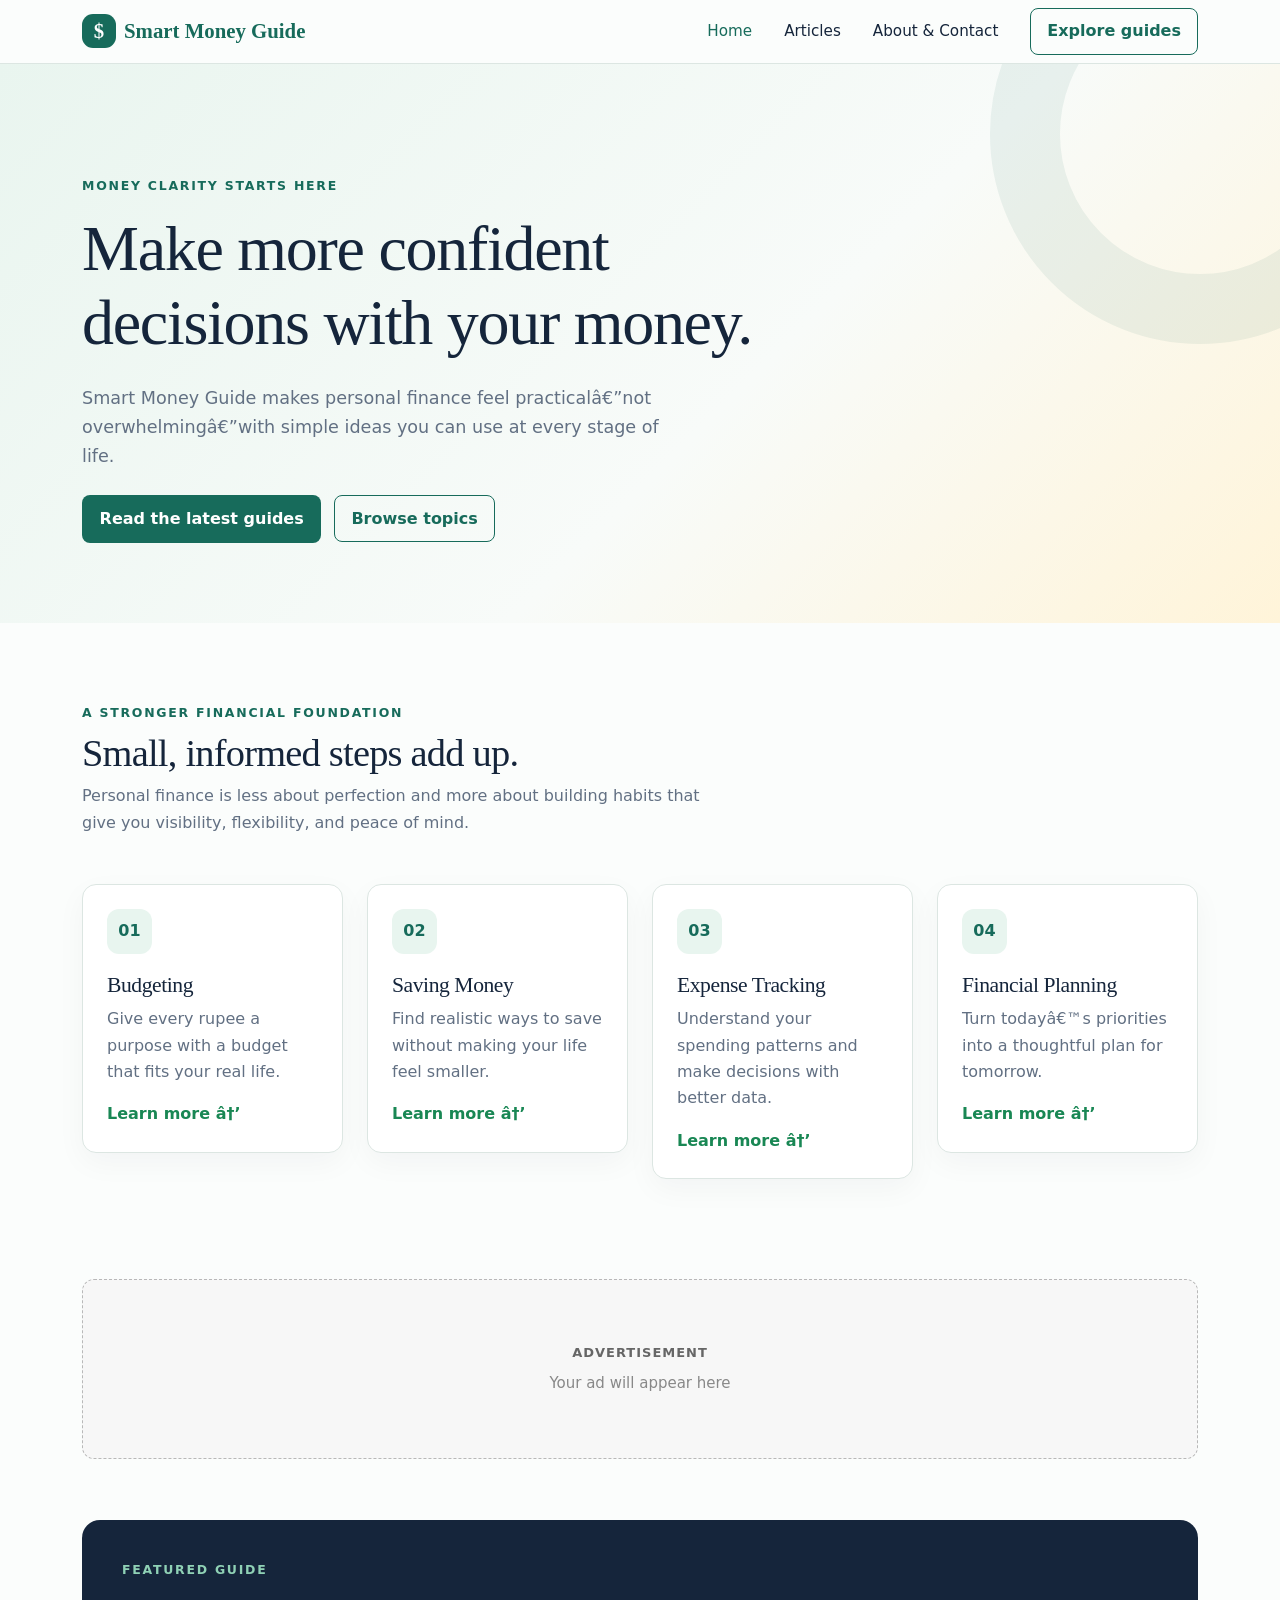
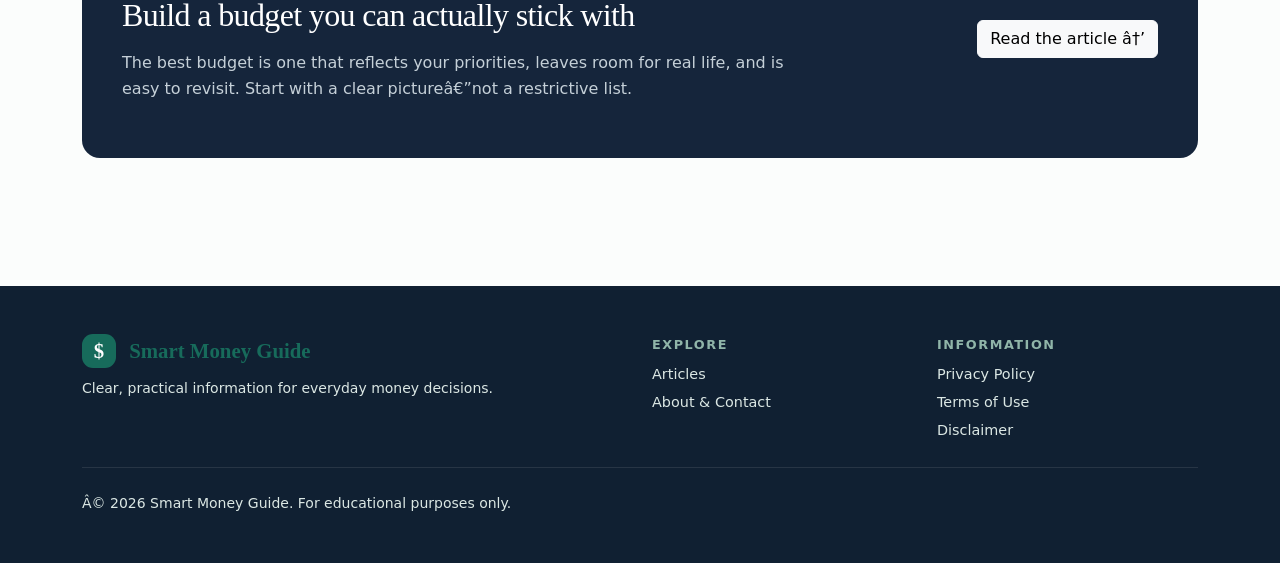
<file: index.html>
﻿<!doctype html>
<html lang="en">
<head>
        <meta name="google-site-verification" content="4atoyf4f3nUEj2Oge5yT38PDjShIoahYe3n6i8b3oUc" />
<meta charset="utf-8">
    <meta name="viewport" content="width=device-width, initial-scale=1">

    <title>Smart Money Guide | Practical Personal Finance</title>

    <meta name="description" content="Practical, clear personal-finance guidance for budgeting, saving, tracking expenses, and planning ahead.">

    <meta property="og:title" content="Smart Money Guide">
    <meta property="og:description" content="Clear, practical ideas for making confident money decisions.">
    <meta property="og:type" content="website">

    <link rel="stylesheet" href="https://cdn.jsdelivr.net/npm/bootstrap@5.3.3/dist/css/bootstrap.min.css">
    <link rel="stylesheet" href="styles.css">

    <!-- Google AdSense -->
    <script async src="https://pagead2.googlesyndication.com/pagead/js/adsbygoogle.js?client=ca-pub-3291179935830795"
        crossorigin="anonymous"></script>

    <style>
        /* Temporary Advertisement Placeholder */
        .temporary-ad {
            width: 100%;
            min-height: 180px;
            margin: 20px auto 45px;
            padding: 35px 20px;
            border: 1px dashed #b8b8b8;
            border-radius: 12px;
            background: #f7f7f7;
            display: flex;
            flex-direction: column;
            align-items: center;
            justify-content: center;
            text-align: center;
            color: #777;
        }

        .temporary-ad .ad-label {
            font-size: 13px;
            font-weight: 700;
            letter-spacing: 1px;
            text-transform: uppercase;
            color: #666;
            margin-bottom: 8px;
        }

        .temporary-ad .ad-message {
            font-size: 15px;
            color: #888;
        }
    </style>
</head>

<body>

<nav class="navbar navbar-expand-lg sticky-top">
    <div class="container">

        <a class="navbar-brand" href="index.html">
            <span class="brand-mark">$</span>Smart Money Guide
        </a>

        <button class="navbar-toggler" type="button" data-bs-toggle="collapse" data-bs-target="#nav">
            <span class="navbar-toggler-icon"></span>
        </button>

        <div id="nav" class="collapse navbar-collapse">
            <ul class="navbar-nav ms-auto align-items-lg-center gap-lg-3">

                <li>
                    <a class="nav-link active" href="index.html">Home</a>
                </li>

                <li>
                    <a class="nav-link" href="blog.html">Articles</a>
                </li>

                <li>
                    <a class="nav-link" href="about.html">About & Contact</a>
                </li>

                <li>
                    <a class="btn btn-outline-brand ms-lg-2" href="blog.html">
                        Explore guides
                    </a>
                </li>

            </ul>
        </div>

    </div>
</nav>

<main>

    <!-- Hero Section -->
    <section class="hero">
        <div class="container">

            <div class="row align-items-center">

                <div class="col-lg-8 reveal">

                    <div class="eyebrow mb-3">
                        Money clarity starts here
                    </div>

                    <h1>
                        Make more confident decisions with your money.
                    </h1>

                    <p class="mt-4 mb-4">
                        Smart Money Guide makes personal finance feel practicalâ€”not overwhelmingâ€”with simple ideas you can use at every stage of life.
                    </p>

                    <a class="btn btn-brand me-2" href="blog.html">
                        Read the latest guides
                    </a>

                    <a class="btn btn-outline-brand" href="#topics">
                        Browse topics
                    </a>

                </div>

            </div>

        </div>
    </section>


    <!-- Topics Section -->
    <section class="section">

        <div class="container">

            <div class="section-heading mb-5">

                <div class="eyebrow mb-2">
                    A stronger financial foundation
                </div>

                <h2>
                    Small, informed steps add up.
                </h2>

                <p class="muted">
                    Personal finance is less about perfection and more about building habits that give you visibility, flexibility, and peace of mind.
                </p>

            </div>


            <div class="row g-4" id="topics">

                <!-- Budgeting -->
                <div class="col-md-6 col-lg-3">

                    <div class="topic-card">

                        <div class="icon">
                            01
                        </div>

                        <h3>
                            Budgeting
                        </h3>

                        <p class="muted">
                            Give every rupee a purpose with a budget that fits your real life.
                        </p>

                        <a class="text-success fw-bold" href="blog.html#budget">
                            Learn more â†’
                        </a>

                    </div>

                </div>


                <!-- Saving -->
                <div class="col-md-6 col-lg-3">

                    <div class="topic-card">

                        <div class="icon">
                            02
                        </div>

                        <h3>
                            Saving Money
                        </h3>

                        <p class="muted">
                            Find realistic ways to save without making your life feel smaller.
                        </p>

                        <a class="text-success fw-bold" href="blog.html#saving">
                            Learn more â†’
                        </a>

                    </div>

                </div>


                <!-- Expense Tracking -->
                <div class="col-md-6 col-lg-3">

                    <div class="topic-card">

                        <div class="icon">
                            03
                        </div>

                        <h3>
                            Expense Tracking
                        </h3>

                        <p class="muted">
                            Understand your spending patterns and make decisions with better data.
                        </p>

                        <a class="text-success fw-bold" href="blog.html#tracking">
                            Learn more â†’
                        </a>

                    </div>

                </div>


                <!-- Financial Planning -->
                <div class="col-md-6 col-lg-3">

                    <div class="topic-card">

                        <div class="icon">
                            04
                        </div>

                        <h3>
                            Financial Planning
                        </h3>

                        <p class="muted">
                            Turn todayâ€™s priorities into a thoughtful plan for tomorrow.
                        </p>

                        <a class="text-success fw-bold" href="blog.html#planning">
                            Learn more â†’
                        </a>

                    </div>

                </div>

            </div>

        </div>

    </section>


    <!-- Temporary Advertisement -->
    <section class="container" aria-label="Advertisement">

        <div class="temporary-ad">

            <div class="ad-label">
                Advertisement
            </div>

            <div class="ad-message">
                Your ad will appear here
            </div>

        </div>

    </section>


    <!-- Featured Guide -->
    <section class="section pt-3">

        <div class="container">

            <div class="featured">

                <div class="row align-items-center g-4">

                    <div class="col-lg-8">

                        <div class="eyebrow mb-3" style="color:#8fd1b5">
                            Featured guide
                        </div>

                        <h2>
                            Build a budget you can actually stick with
                        </h2>

                        <p class="muted mt-3">
                            The best budget is one that reflects your priorities, leaves room for real life, and is easy to revisit. Start with a clear pictureâ€”not a restrictive list.
                        </p>

                    </div>

                    <div class="col-lg-4 text-lg-end">

                        <a class="btn btn-light" href="blog.html#budget">
                            Read the article â†’
                        </a>

                    </div>

                </div>

            </div>

        </div>

    </section>

</main>


<!-- Footer -->
<footer>

    <div class="container">

        <div class="row g-4">

            <div class="col-lg-6">

                <div class="navbar-brand text-white mb-2 d-block">
                    <span class="brand-mark">$</span>
                    Smart Money Guide
                </div>

                <p class="small mb-0">
                    Clear, practical information for everyday money decisions.
                </p>

            </div>


            <div class="col-6 col-lg-3">

                <div class="footer-heading mb-2">
                    Explore
                </div>

                <a class="d-block mb-1" href="blog.html">
                    Articles
                </a>

                <a class="d-block" href="about.html">
                    About & Contact
                </a>

            </div>


            <div class="col-6 col-lg-3">

                <div class="footer-heading mb-2">
                    Information
                </div>

                <a class="d-block mb-1" href="about.html#privacy">
                    Privacy Policy
                </a>

                <a class="d-block mb-1" href="about.html#terms">
                    Terms of Use
                </a>

                <a class="d-block" href="about.html#disclaimer">
                    Disclaimer
                </a>

            </div>

        </div>


        <hr class="border-secondary my-4">


        <p class="small mb-0">
            Â© <span data-year></span> Smart Money Guide.
            For educational purposes only.
        </p>

    </div>

</footer>


<!-- Bootstrap -->
<script src="https://cdn.jsdelivr.net/npm/bootstrap@5.3.3/dist/js/bootstrap.bundle.min.js"></script>

<!-- Custom JavaScript -->
<script src="script.js"></script>

</body>
</html>
</file>
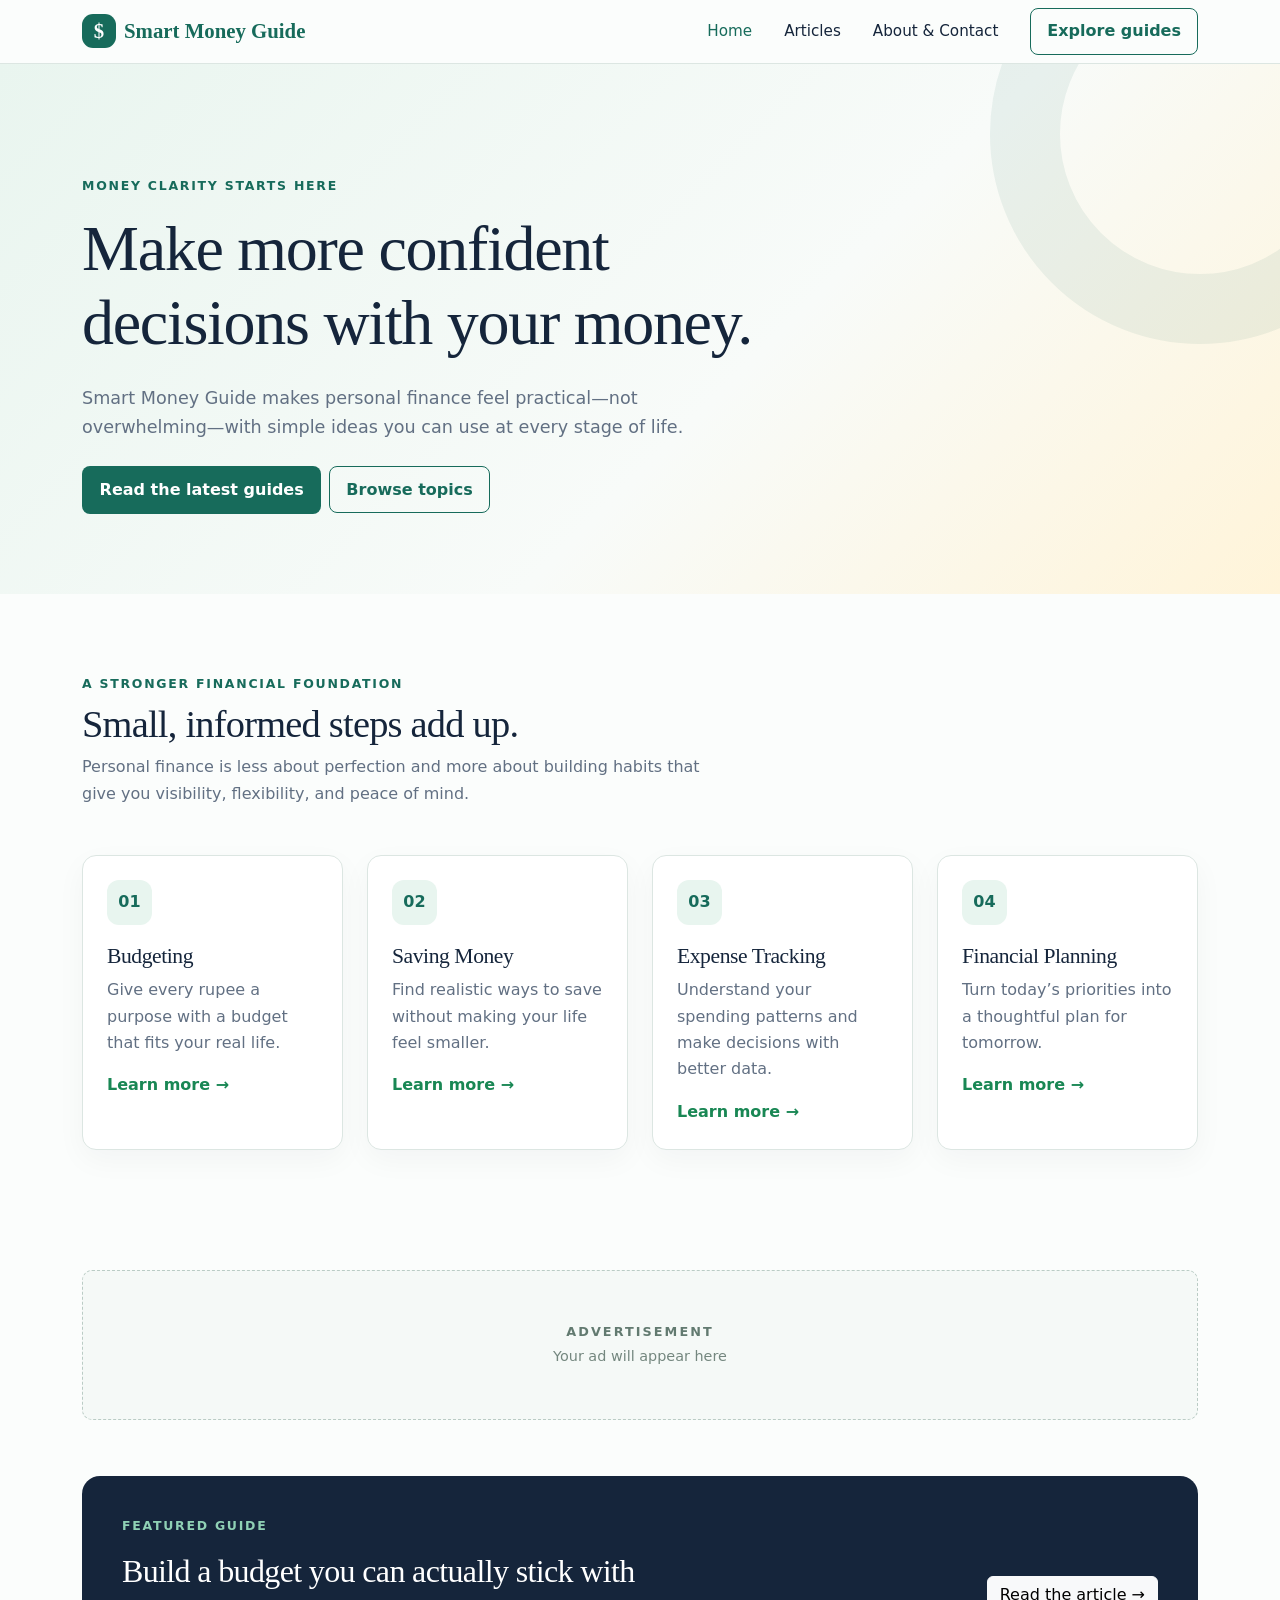
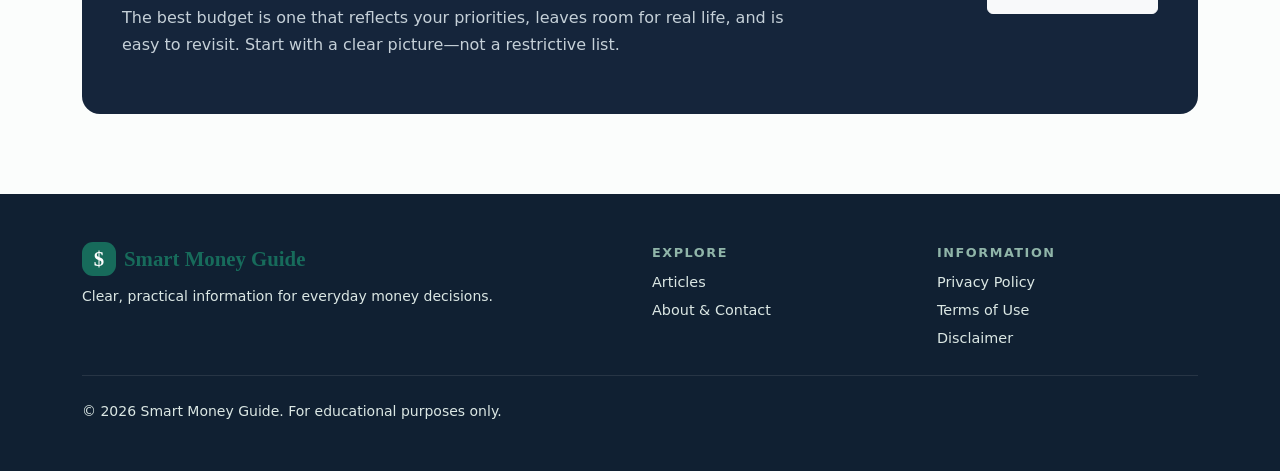
<file: smart-money-guide/index.html>
<!doctype html><html lang="en"><head><meta charset="utf-8"><meta name="viewport" content="width=device-width, initial-scale=1"><title>Smart Money Guide | Practical Personal Finance</title><meta name="description" content="Practical, clear personal-finance guidance for budgeting, saving, tracking expenses, and planning ahead."><meta property="og:title" content="Smart Money Guide"><meta property="og:description" content="Clear, practical ideas for making confident money decisions."><meta property="og:type" content="website"><link rel="stylesheet" href="https://cdn.jsdelivr.net/npm/bootstrap@5.3.3/dist/css/bootstrap.min.css"><link rel="stylesheet" href="styles.css"></head><body><nav class="navbar navbar-expand-lg sticky-top"><div class="container"><a class="navbar-brand" href="index.html"><span class="brand-mark">$</span>Smart Money Guide</a><button class="navbar-toggler" type="button" data-bs-toggle="collapse" data-bs-target="#nav"><span class="navbar-toggler-icon"></span></button><div id="nav" class="collapse navbar-collapse"><ul class="navbar-nav ms-auto align-items-lg-center gap-lg-3"><li><a class="nav-link active" href="index.html">Home</a></li><li><a class="nav-link" href="blog.html">Articles</a></li><li><a class="nav-link" href="about.html">About & Contact</a></li><li><a class="btn btn-outline-brand ms-lg-2" href="blog.html">Explore guides</a></li></ul></div></div></nav><main><section class="hero"><div class="container"><div class="row align-items-center"><div class="col-lg-8 reveal"><div class="eyebrow mb-3">Money clarity starts here</div><h1>Make more confident decisions with your money.</h1><p class="mt-4 mb-4">Smart Money Guide makes personal finance feel practical—not overwhelming—with simple ideas you can use at every stage of life.</p><a class="btn btn-brand me-2" href="blog.html">Read the latest guides</a><a class="btn btn-outline-brand" href="#topics">Browse topics</a></div></div></div></section><section class="section"><div class="container"><div class="section-heading mb-5"><div class="eyebrow mb-2">A stronger financial foundation</div><h2>Small, informed steps add up.</h2><p class="muted">Personal finance is less about perfection and more about building habits that give you visibility, flexibility, and peace of mind.</p></div><div class="row g-4" id="topics"><div class="col-md-6 col-lg-3"><div class="topic-card"><div class="icon">01</div><h3>Budgeting</h3><p class="muted">Give every rupee a purpose with a budget that fits your real life.</p><a class="text-success fw-bold" href="blog.html#budget">Learn more →</a></div></div><div class="col-md-6 col-lg-3"><div class="topic-card"><div class="icon">02</div><h3>Saving Money</h3><p class="muted">Find realistic ways to save without making your life feel smaller.</p><a class="text-success fw-bold" href="blog.html#saving">Learn more →</a></div></div><div class="col-md-6 col-lg-3"><div class="topic-card"><div class="icon">03</div><h3>Expense Tracking</h3><p class="muted">Understand your spending patterns and make decisions with better data.</p><a class="text-success fw-bold" href="blog.html#tracking">Learn more →</a></div></div><div class="col-md-6 col-lg-3"><div class="topic-card"><div class="icon">04</div><h3>Financial Planning</h3><p class="muted">Turn today’s priorities into a thoughtful plan for tomorrow.</p><a class="text-success fw-bold" href="blog.html#planning">Learn more →</a></div></div></div></div></section><div class="container"><div class="ad-slot" aria-label="Advertisement"><strong>Advertisement</strong><span>Your ad will appear here</span></div></div><section class="section pt-3"><div class="container"><div class="featured"><div class="row align-items-center g-4"><div class="col-lg-8"><div class="eyebrow mb-3" style="color:#8fd1b5">Featured guide</div><h2>Build a budget you can actually stick with</h2><p class="muted mt-3">The best budget is one that reflects your priorities, leaves room for real life, and is easy to revisit. Start with a clear picture—not a restrictive list.</p></div><div class="col-lg-4 text-lg-end"><a class="btn btn-light" href="blog.html#budget">Read the article →</a></div></div></div></div></section></main><footer><div class="container"><div class="row g-4"><div class="col-lg-6"><div class="navbar-brand text-white mb-2 d-block"><span class="brand-mark">$</span>Smart Money Guide</div><p class="small mb-0">Clear, practical information for everyday money decisions.</p></div><div class="col-6 col-lg-3"><div class="footer-heading mb-2">Explore</div><a class="d-block mb-1" href="blog.html">Articles</a><a class="d-block" href="about.html">About & Contact</a></div><div class="col-6 col-lg-3"><div class="footer-heading mb-2">Information</div><a class="d-block mb-1" href="about.html#privacy">Privacy Policy</a><a class="d-block mb-1" href="about.html#terms">Terms of Use</a><a class="d-block" href="about.html#disclaimer">Disclaimer</a></div></div><hr class="border-secondary my-4"><p class="small mb-0">© <span data-year></span> Smart Money Guide. For educational purposes only.</p></div></footer><script src="https://cdn.jsdelivr.net/npm/bootstrap@5.3.3/dist/js/bootstrap.bundle.min.js"></script><script src="script.js"></script></body></html>
</file>
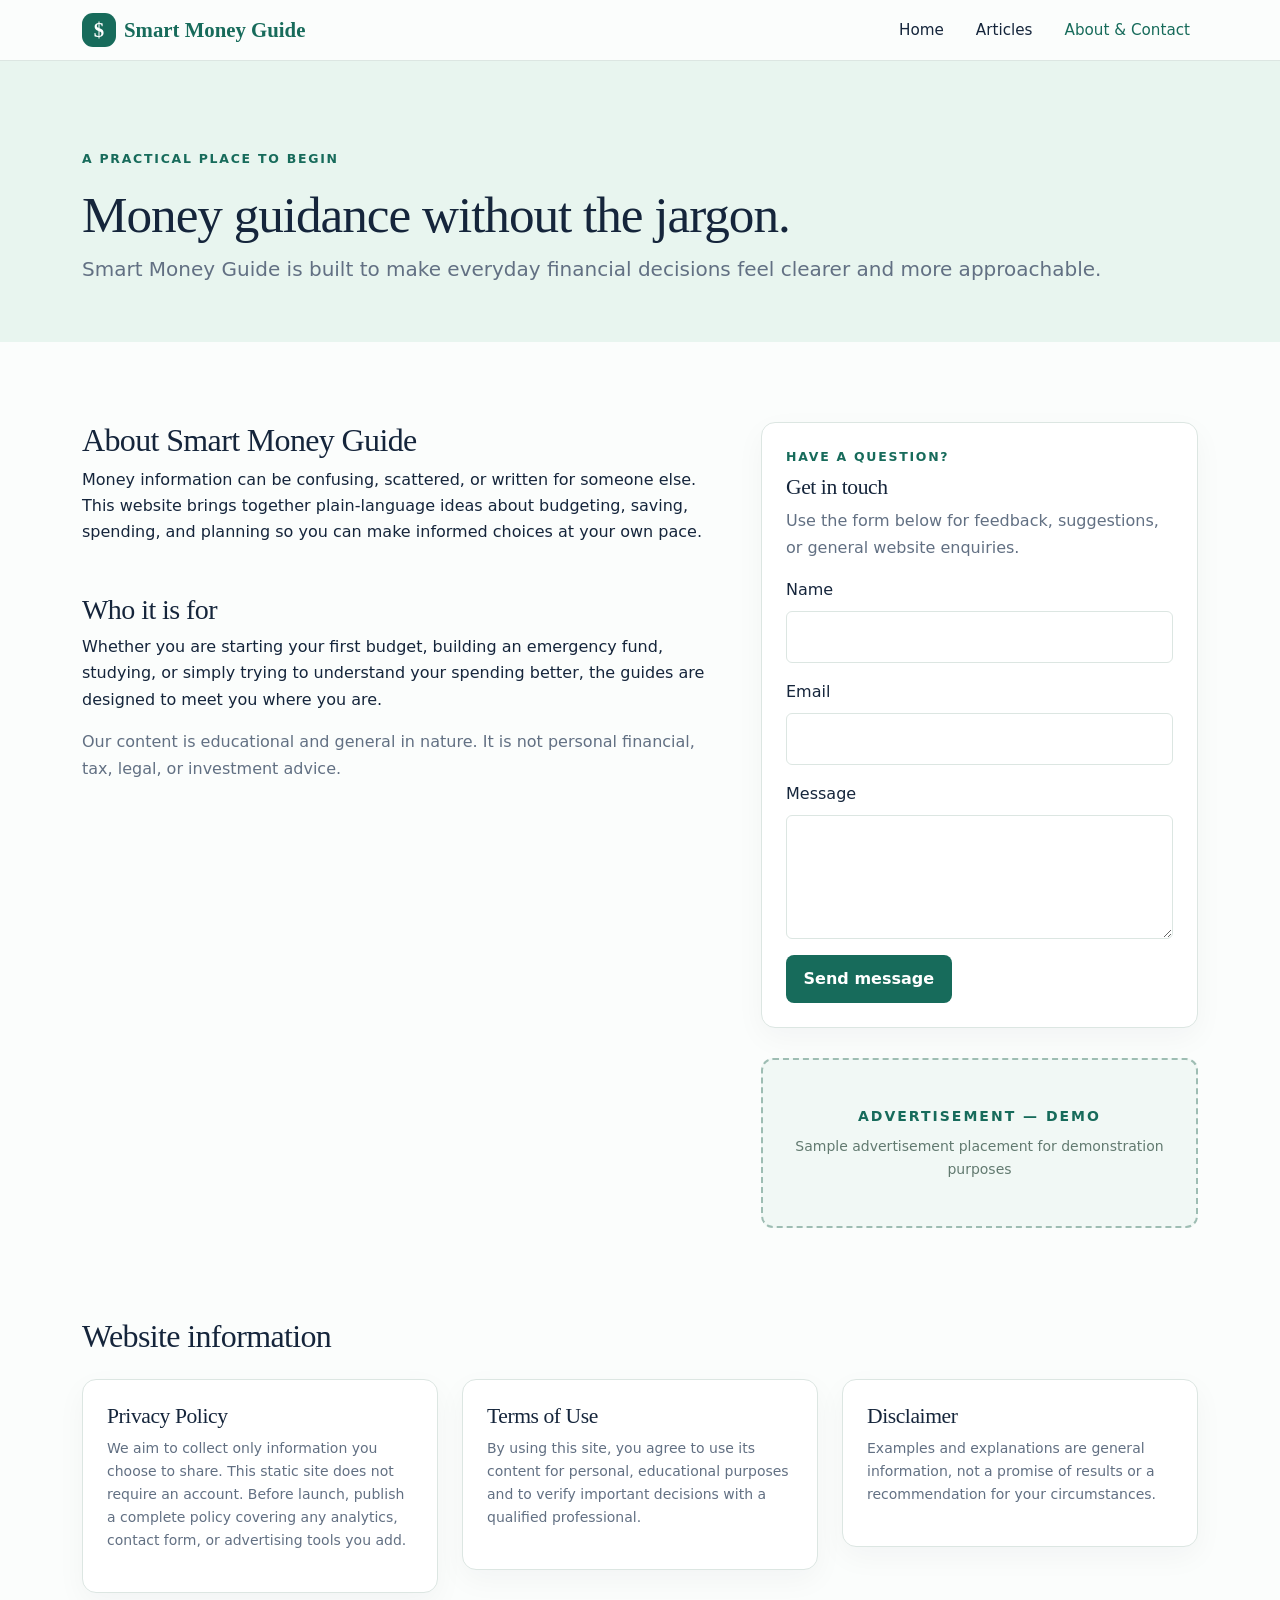
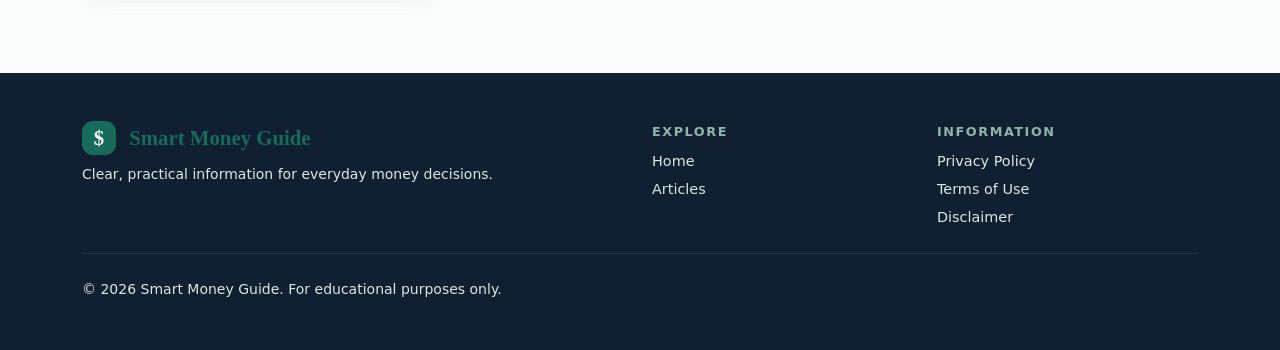
<file: about.html>
<!doctype html>
<html lang="en">
<head>
    <meta charset="utf-8">
    <meta name="viewport" content="width=device-width, initial-scale=1">

    <title>About & Contact | Smart Money Guide</title>

    <meta name="description" content="Learn about Smart Money Guide, who it is for, and how to get in touch.">

    <meta property="og:title" content="About & Contact | Smart Money Guide">
    <meta property="og:description" content="The purpose behind Smart Money Guide and a simple way to connect.">
    <meta property="og:type" content="website">

    <link rel="stylesheet" href="https://cdn.jsdelivr.net/npm/bootstrap@5.3.3/dist/css/bootstrap.min.css">
    <link rel="stylesheet" href="styles.css">

    <!-- Google AdSense -->
    <script async src="https://pagead2.googlesyndication.com/pagead/js/adsbygoogle.js?client=ca-pub-3291179935830795"
        crossorigin="anonymous"></script>

    <!-- About Page Fixes -->
    <style>
        .about-main {
            position: relative;
            display: block;
            clear: both;
        }

        .about-section {
            position: relative;
            display: block;
            clear: both;
            padding-bottom: 70px;
        }

        .about-content,
        .contact-content {
            min-width: 0;
        }

        /* Demo Advertisement */
        .demo-ad {
            width: 100%;
            min-height: 170px;
            margin-top: 30px;
            padding: 30px 20px;

            display: flex;
            flex-direction: column;
            align-items: center;
            justify-content: center;

            text-align: center;

            background: #f1f8f5;
            border: 2px dashed #9ebdb3;
            border-radius: 12px;

            position: relative;
            z-index: 10;

            clear: both;
        }

        .demo-ad-title {
            display: block;
            color: #176b5b;
            font-size: 14px;
            font-weight: 800;
            letter-spacing: 2px;
            text-transform: uppercase;
            margin-bottom: 7px;
        }

        .demo-ad-text {
            display: block;
            color: #627a70;
            font-size: 14px;
        }

        .about-info-section {
            position: relative;
            display: block;
            clear: both;
            padding-top: 20px;
        }

        .about-footer {
            position: relative;
            display: block;
            clear: both;
            margin-top: 0;
        }

        @media (max-width: 991px) {
            .demo-ad {
                min-height: 150px;
            }
        }
    </style>
</head>

<body>

<nav class="navbar navbar-expand-lg sticky-top">

    <div class="container">

        <a class="navbar-brand" href="index.html">
            <span class="brand-mark">$</span>Smart Money Guide
        </a>

        <button
            class="navbar-toggler"
            type="button"
            data-bs-toggle="collapse"
            data-bs-target="#nav"
            aria-controls="nav"
            aria-expanded="false"
            aria-label="Toggle navigation"
        >
            <span class="navbar-toggler-icon"></span>
        </button>

        <div id="nav" class="collapse navbar-collapse">

            <ul class="navbar-nav ms-auto align-items-lg-center gap-lg-3">

                <li>
                    <a class="nav-link" href="index.html">
                        Home
                    </a>
                </li>

                <li>
                    <a class="nav-link" href="blog.html">
                        Articles
                    </a>
                </li>

                <li>
                    <a class="nav-link active" href="about.html">
                        About & Contact
                    </a>
                </li>

            </ul>

        </div>

    </div>

</nav>


<main class="about-main">

    <!-- Page Hero -->
    <header class="page-hero">

        <div class="container">

            <div class="eyebrow mb-3">
                A practical place to begin
            </div>

            <h1>
                Money guidance without the jargon.
            </h1>

            <p class="lead muted mb-0">
                Smart Money Guide is built to make everyday financial decisions feel clearer and more approachable.
            </p>

        </div>

    </header>


    <!-- About & Contact -->
    <section class="section about-section">

        <div class="container">

            <div class="row g-5">

                <!-- About -->
                <div class="col-lg-7 about-content">

                    <h2>
                        About Smart Money Guide
                    </h2>

                    <p>
                        Money information can be confusing, scattered, or written for someone else. This website brings together plain-language ideas about budgeting, saving, spending, and planning so you can make informed choices at your own pace.
                    </p>


                    <h3 class="mt-5">
                        Who it is for
                    </h3>

                    <p>
                        Whether you are starting your first budget, building an emergency fund, studying, or simply trying to understand your spending better, the guides are designed to meet you where you are.
                    </p>

                    <p class="muted">
                        Our content is educational and general in nature. It is not personal financial, tax, legal, or investment advice.
                    </p>

                </div>


                <!-- Contact -->
                <div class="col-lg-5 contact-content">

                    <div class="topic-card">

                        <div class="eyebrow mb-2">
                            Have a question?
                        </div>

                        <h3>
                            Get in touch
                        </h3>

                        <p class="muted">
                            Use the form below for feedback, suggestions, or general website enquiries.
                        </p>


                        <form>

                            <label class="form-label" for="name">
                                Name
                            </label>

                            <input
                                id="name"
                                class="form-control mb-3"
                                required
                            >


                            <label class="form-label" for="email">
                                Email
                            </label>

                            <input
                                id="email"
                                type="email"
                                class="form-control mb-3"
                                required
                            >


                            <label class="form-label" for="message">
                                Message
                            </label>

                            <textarea
                                id="message"
                                class="form-control mb-3"
                                rows="4"
                                required
                            ></textarea>


                            <button
                                class="btn btn-brand"
                                type="submit"
                            >
                                Send message
                            </button>


                            <p class="form-note small text-success mt-3 mb-0 d-none"></p>

                        </form>

                    </div>


                    <!-- Demo Advertisement -->
                    <div class="demo-ad" aria-label="Demo Advertisement">

                        <span class="demo-ad-title">
                            Advertisement — DEMO
                        </span>

                        <span class="demo-ad-text">
                            Sample advertisement placement for demonstration purposes
                        </span>

                    </div>

                </div>

            </div>

        </div>

    </section>


    <!-- Website Information -->
    <section class="section about-info-section">

        <div class="container">

            <h2 class="mb-4">
                Website information
            </h2>


            <div class="row g-4">

                <!-- Privacy Policy -->
                <div class="col-md-4" id="privacy">

                    <div class="topic-card">

                        <h3>
                            Privacy Policy
                        </h3>

                        <p class="muted small">
                            We aim to collect only information you choose to share. This static site does not require an account. Before launch, publish a complete policy covering any analytics, contact form, or advertising tools you add.
                        </p>

                    </div>

                </div>


                <!-- Terms -->
                <div class="col-md-4" id="terms">

                    <div class="topic-card">

                        <h3>
                            Terms of Use
                        </h3>

                        <p class="muted small">
                            By using this site, you agree to use its content for personal, educational purposes and to verify important decisions with a qualified professional.
                        </p>

                    </div>

                </div>


                <!-- Disclaimer -->
                <div class="col-md-4" id="disclaimer">

                    <div class="topic-card">

                        <h3>
                            Disclaimer
                        </h3>

                        <p class="muted small">
                            Examples and explanations are general information, not a promise of results or a recommendation for your circumstances.
                        </p>

                    </div>

                </div>

            </div>

        </div>

    </section>

</main>


<!-- Footer -->
<footer class="about-footer">

    <div class="container">

        <div class="row g-4">

            <div class="col-lg-6">

                <div class="navbar-brand text-white mb-2 d-block">

                    <span class="brand-mark">$</span>
                    Smart Money Guide

                </div>

                <p class="small mb-0">
                    Clear, practical information for everyday money decisions.
                </p>

            </div>


            <div class="col-6 col-lg-3">

                <div class="footer-heading mb-2">
                    Explore
                </div>

                <a class="d-block mb-1" href="index.html">
                    Home
                </a>

                <a class="d-block" href="blog.html">
                    Articles
                </a>

            </div>


            <div class="col-6 col-lg-3">

                <div class="footer-heading mb-2">
                    Information
                </div>

                <a class="d-block mb-1" href="#privacy">
                    Privacy Policy
                </a>

                <a class="d-block mb-1" href="#terms">
                    Terms of Use
                </a>

                <a class="d-block" href="#disclaimer">
                    Disclaimer
                </a>

            </div>

        </div>


        <hr class="border-secondary my-4">


        <p class="small mb-0">
            © <span data-year></span> Smart Money Guide.
            For educational purposes only.
        </p>

    </div>

</footer>


<!-- Bootstrap -->
<script src="https://cdn.jsdelivr.net/npm/bootstrap@5.3.3/dist/js/bootstrap.bundle.min.js"></script>

<!-- Custom JavaScript -->
<script src="script.js"></script>

</body>
</html>
</file>
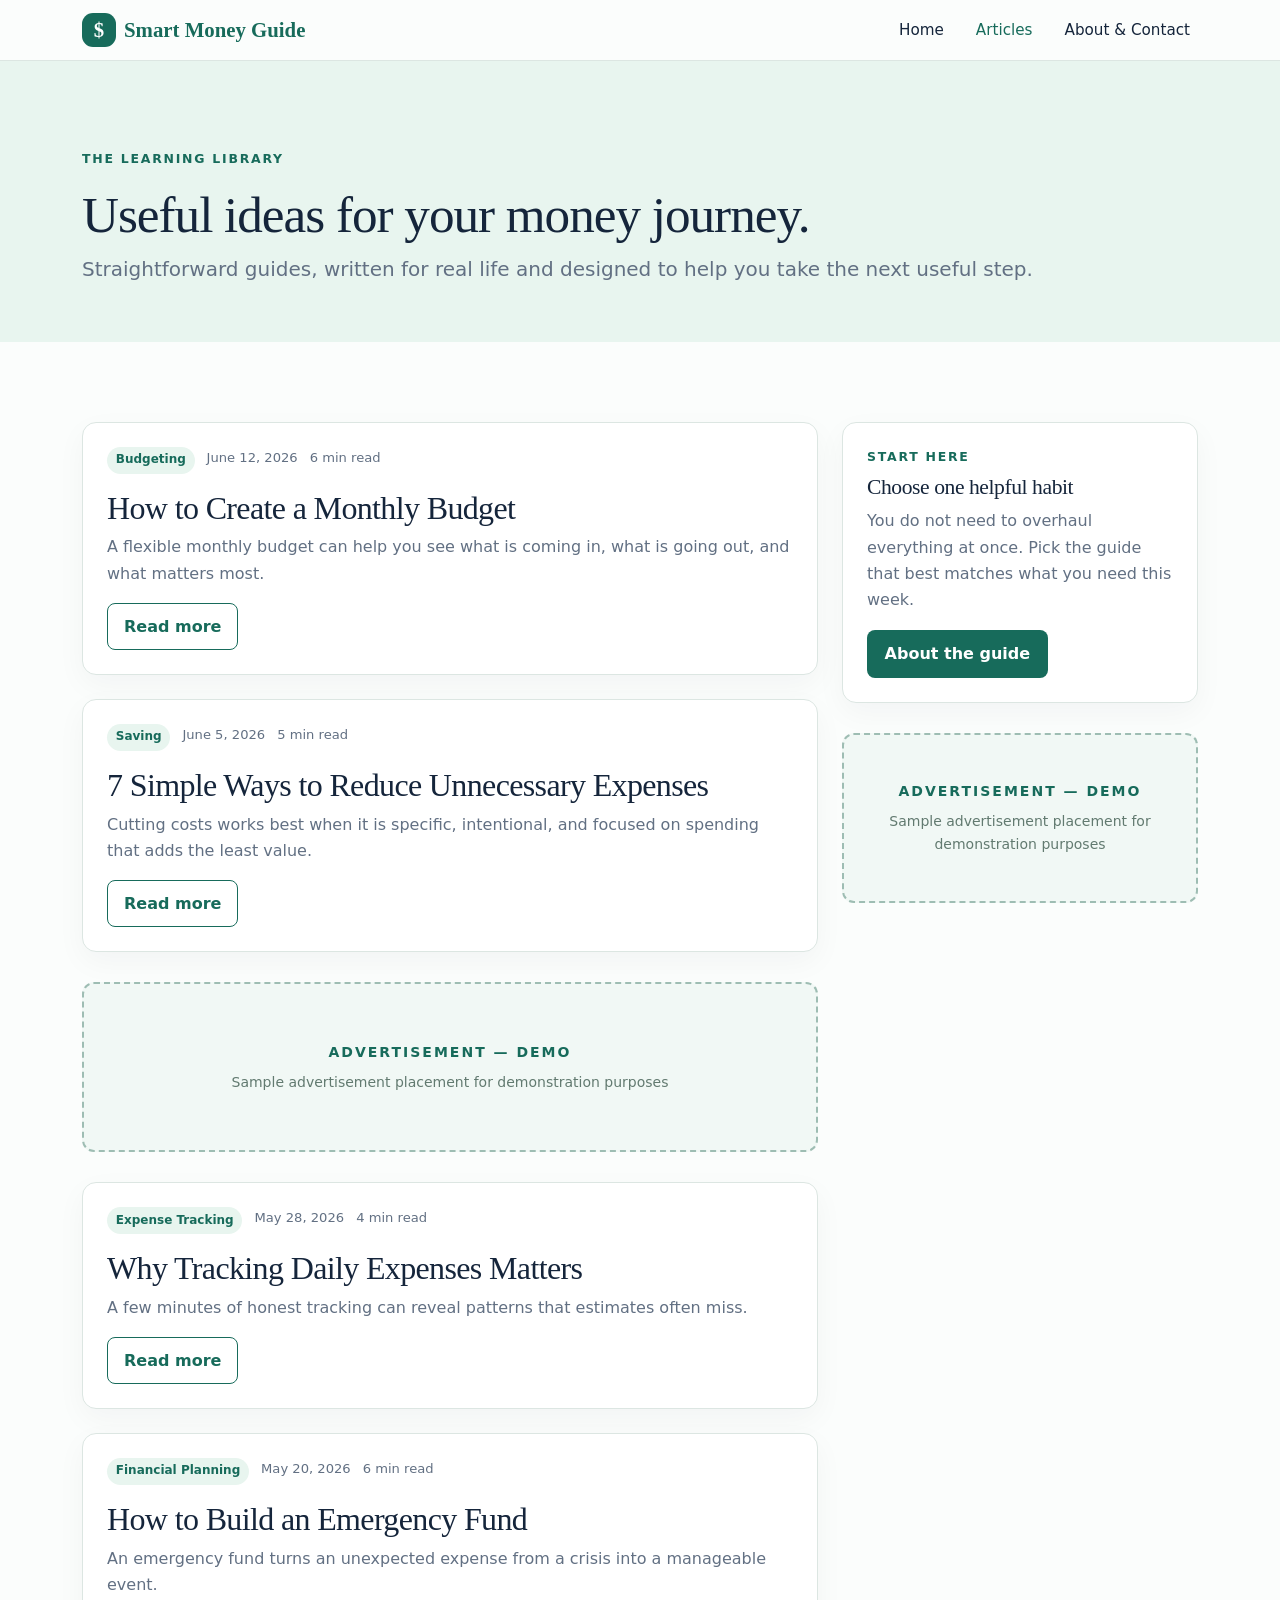
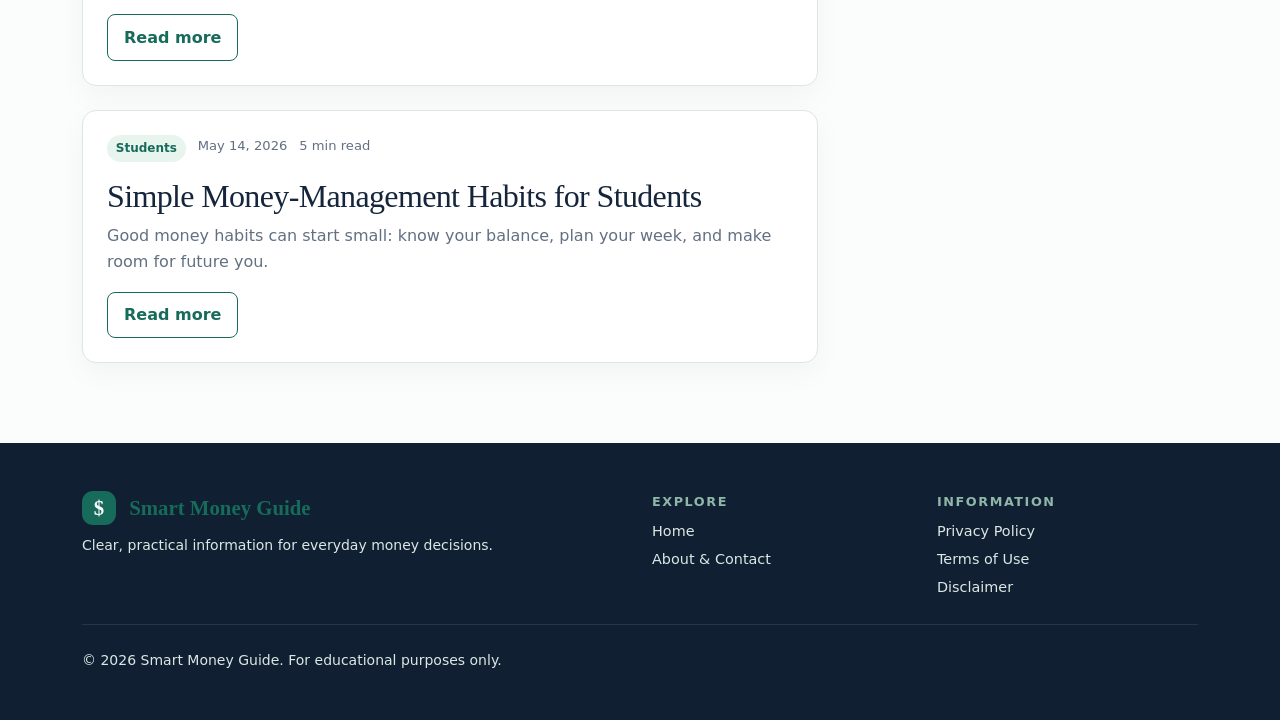
<file: blog.html>
<!doctype html>
<html lang="en">
<head>
    <meta charset="utf-8">
    <meta name="viewport" content="width=device-width, initial-scale=1">

    <title>Money Guides & Articles | Smart Money Guide</title>

    <meta name="description" content="Original, practical articles about budgeting, saving, expense tracking, emergency funds, and student money habits.">

    <meta property="og:title" content="Money Guides & Articles | Smart Money Guide">
    <meta property="og:description" content="Useful personal-finance guides for everyday life.">
    <meta property="og:type" content="website">

    <link rel="stylesheet" href="https://cdn.jsdelivr.net/npm/bootstrap@5.3.3/dist/css/bootstrap.min.css">
    <link rel="stylesheet" href="styles.css">

    <!-- Google AdSense -->
    <script async src="https://pagead2.googlesyndication.com/pagead/js/adsbygoogle.js?client=ca-pub-3291179935830795"
        crossorigin="anonymous"></script>

    <!-- Blog Page Fixes -->
    <style>
        .blog-main {
            position: relative;
            display: block;
            clear: both;
        }

        .blog-content {
            min-width: 0;
        }

        .blog-sidebar {
            min-width: 0;
        }

        /* Demo Advertisement */
        .demo-ad {
            width: 100%;
            min-height: 170px;
            margin: 30px 0;
            padding: 30px 20px;

            display: flex;
            flex-direction: column;
            align-items: center;
            justify-content: center;

            text-align: center;

            background: #f1f8f5;
            border: 2px dashed #9ebdb3;
            border-radius: 12px;

            position: relative;
            z-index: 10;

            clear: both;
        }

        .demo-ad-title {
            display: block;
            color: #176b5b;
            font-size: 14px;
            font-weight: 800;
            letter-spacing: 2px;
            text-transform: uppercase;
            margin-bottom: 7px;
        }

        .demo-ad-text {
            display: block;
            color: #627a70;
            font-size: 14px;
        }

        /* Prevent content from being hidden behind footer */
        .blog-section {
            position: relative;
            display: block;
            padding-bottom: 80px;
            clear: both;
        }

        .blog-footer {
            position: relative;
            display: block;
            clear: both;
            margin-top: 0;
        }

        @media (max-width: 991px) {
            .demo-ad {
                min-height: 150px;
            }
        }
    </style>
</head>

<body>

<nav class="navbar navbar-expand-lg sticky-top">
    <div class="container">

        <a class="navbar-brand" href="index.html">
            <span class="brand-mark">$</span>Smart Money Guide
        </a>

        <button
            class="navbar-toggler"
            type="button"
            data-bs-toggle="collapse"
            data-bs-target="#nav"
            aria-controls="nav"
            aria-expanded="false"
            aria-label="Toggle navigation"
        >
            <span class="navbar-toggler-icon"></span>
        </button>

        <div id="nav" class="collapse navbar-collapse">

            <ul class="navbar-nav ms-auto align-items-lg-center gap-lg-3">

                <li>
                    <a class="nav-link" href="index.html">
                        Home
                    </a>
                </li>

                <li>
                    <a class="nav-link active" href="blog.html">
                        Articles
                    </a>
                </li>

                <li>
                    <a class="nav-link" href="about.html">
                        About & Contact
                    </a>
                </li>

            </ul>

        </div>

    </div>
</nav>


<main class="blog-main">

    <!-- Page Hero -->
    <header class="page-hero">

        <div class="container">

            <div class="eyebrow mb-3">
                The learning library
            </div>

            <h1>
                Useful ideas for your money journey.
            </h1>

            <p class="lead muted mb-0">
                Straightforward guides, written for real life and designed to help you take the next useful step.
            </p>

        </div>

    </header>


    <!-- Articles -->
    <section class="section blog-section">

        <div class="container">

            <div class="row g-4">

                <!-- Main Articles -->
                <div class="col-lg-8 blog-content">


                    <!-- Article 1 -->
                    <article class="article-card mb-4" id="budget">

                        <div class="article-meta mb-3">

                            <span class="tag">
                                Budgeting
                            </span>

                            <span>
                                June 12, 2026
                            </span>

                            <span>
                                6 min read
                            </span>

                        </div>

                        <h2>
                            How to Create a Monthly Budget
                        </h2>

                        <p class="muted">
                            A flexible monthly budget can help you see what is coming in, what is going out, and what matters most.
                        </p>

                        <div class="article-body" hidden>

                            <p>
                                Start with your take-home income, then list essential costs such as housing, utilities, food, transport, and minimum debt payments. Next, add goals and flexible spending. Give the remaining amount a job, and review the plan once a week. A budget is a decision-making tool, not a test you pass or fail.
                            </p>

                        </div>

                        <button class="btn btn-outline-brand read-more" type="button">
                            Read more
                        </button>

                    </article>


                    <!-- Article 2 -->
                    <article class="article-card mb-4" id="saving">

                        <div class="article-meta mb-3">

                            <span class="tag">
                                Saving
                            </span>

                            <span>
                                June 5, 2026
                            </span>

                            <span>
                                5 min read
                            </span>

                        </div>

                        <h2>
                            7 Simple Ways to Reduce Unnecessary Expenses
                        </h2>

                        <p class="muted">
                            Cutting costs works best when it is specific, intentional, and focused on spending that adds the least value.
                        </p>

                        <div class="article-body" hidden>

                            <p>
                                Try a 48-hour pause for non-essential purchases, audit recurring subscriptions, plan a few meals before shopping, compare renewal prices, use a weekly spending limit, repair before replacing, and redirect one small saving toward a goal.
                            </p>

                        </div>

                        <button class="btn btn-outline-brand read-more" type="button">
                            Read more
                        </button>

                    </article>


                    <!-- Demo Advertisement 1 -->
                    <div class="demo-ad" aria-label="Demo Advertisement">

                        <span class="demo-ad-title">
                            Advertisement — DEMO
                        </span>

                        <span class="demo-ad-text">
                            Sample advertisement placement for demonstration purposes
                        </span>

                    </div>


                    <!-- Article 3 -->
                    <article class="article-card mb-4" id="tracking">

                        <div class="article-meta mb-3">

                            <span class="tag">
                                Expense Tracking
                            </span>

                            <span>
                                May 28, 2026
                            </span>

                            <span>
                                4 min read
                            </span>

                        </div>

                        <h2>
                            Why Tracking Daily Expenses Matters
                        </h2>

                        <p class="muted">
                            A few minutes of honest tracking can reveal patterns that estimates often miss.
                        </p>

                        <div class="article-body" hidden>

                            <p>
                                Record purchases as they happen, group them into a few useful categories, and look for trends at the end of each week. The point is not to judge yourself; it is to notice leaks, seasonal costs, and choices that deserve more room in your plan.
                            </p>

                        </div>

                        <button class="btn btn-outline-brand read-more" type="button">
                            Read more
                        </button>

                    </article>


                    <!-- Article 4 -->
                    <article class="article-card mb-4" id="planning">

                        <div class="article-meta mb-3">

                            <span class="tag">
                                Financial Planning
                            </span>

                            <span>
                                May 20, 2026
                            </span>

                            <span>
                                6 min read
                            </span>

                        </div>

                        <h2>
                            How to Build an Emergency Fund
                        </h2>

                        <p class="muted">
                            An emergency fund turns an unexpected expense from a crisis into a manageable event.
                        </p>

                        <div class="article-body" hidden>

                            <p>
                                Begin with a starter target that feels achievable, keep the money accessible and separate from daily spending, and automate a repeatable amount after payday. As your income or responsibilities change, revisit the target and rebuild after using it.
                            </p>

                        </div>

                        <button class="btn btn-outline-brand read-more" type="button">
                            Read more
                        </button>

                    </article>


                    <!-- Article 5 -->
                    <article class="article-card" id="students">

                        <div class="article-meta mb-3">

                            <span class="tag">
                                Students
                            </span>

                            <span>
                                May 14, 2026
                            </span>

                            <span>
                                5 min read
                            </span>

                        </div>

                        <h2>
                            Simple Money-Management Habits for Students
                        </h2>

                        <p class="muted">
                            Good money habits can start small: know your balance, plan your week, and make room for future you.
                        </p>

                        <div class="article-body" hidden>

                            <p>
                                Use one simple spending system, check your account regularly, set a modest savings goal, be cautious with buy-now-pay-later offers, and learn the basics of interest and fees. Consistency matters more than having a large income.
                            </p>

                        </div>

                        <button class="btn btn-outline-brand read-more" type="button">
                            Read more
                        </button>

                    </article>

                </div>


                <!-- Sidebar -->
                <aside class="col-lg-4 blog-sidebar">

                    <div class="topic-card">

                        <div class="eyebrow mb-2">
                            Start here
                        </div>

                        <h3>
                            Choose one helpful habit
                        </h3>

                        <p class="muted">
                            You do not need to overhaul everything at once. Pick the guide that best matches what you need this week.
                        </p>

                        <a href="about.html" class="btn btn-brand">
                            About the guide
                        </a>

                    </div>


                    <!-- Demo Advertisement 2 -->
                    <div class="demo-ad" aria-label="Demo Advertisement">

                        <span class="demo-ad-title">
                            Advertisement — DEMO
                        </span>

                        <span class="demo-ad-text">
                            Sample advertisement placement for demonstration purposes
                        </span>

                    </div>

                </aside>

            </div>

        </div>

    </section>

</main>


<!-- Footer -->
<footer class="blog-footer">

    <div class="container">

        <div class="row g-4">

            <div class="col-lg-6">

                <div class="navbar-brand text-white mb-2 d-block">
                    <span class="brand-mark">$</span>
                    Smart Money Guide
                </div>

                <p class="small mb-0">
                    Clear, practical information for everyday money decisions.
                </p>

            </div>


            <div class="col-6 col-lg-3">

                <div class="footer-heading mb-2">
                    Explore
                </div>

                <a class="d-block mb-1" href="index.html">
                    Home
                </a>

                <a class="d-block" href="about.html">
                    About & Contact
                </a>

            </div>


            <div class="col-6 col-lg-3">

                <div class="footer-heading mb-2">
                    Information
                </div>

                <a class="d-block mb-1" href="about.html#privacy">
                    Privacy Policy
                </a>

                <a class="d-block mb-1" href="about.html#terms">
                    Terms of Use
                </a>

                <a class="d-block" href="about.html#disclaimer">
                    Disclaimer
                </a>

            </div>

        </div>


        <hr class="border-secondary my-4">


        <p class="small mb-0">
            © <span data-year></span> Smart Money Guide.
            For educational purposes only.
        </p>

    </div>

</footer>


<!-- Bootstrap -->
<script src="https://cdn.jsdelivr.net/npm/bootstrap@5.3.3/dist/js/bootstrap.bundle.min.js"></script>

<!-- Custom JavaScript -->
<script src="script.js"></script>

</body>
</html>
</file>
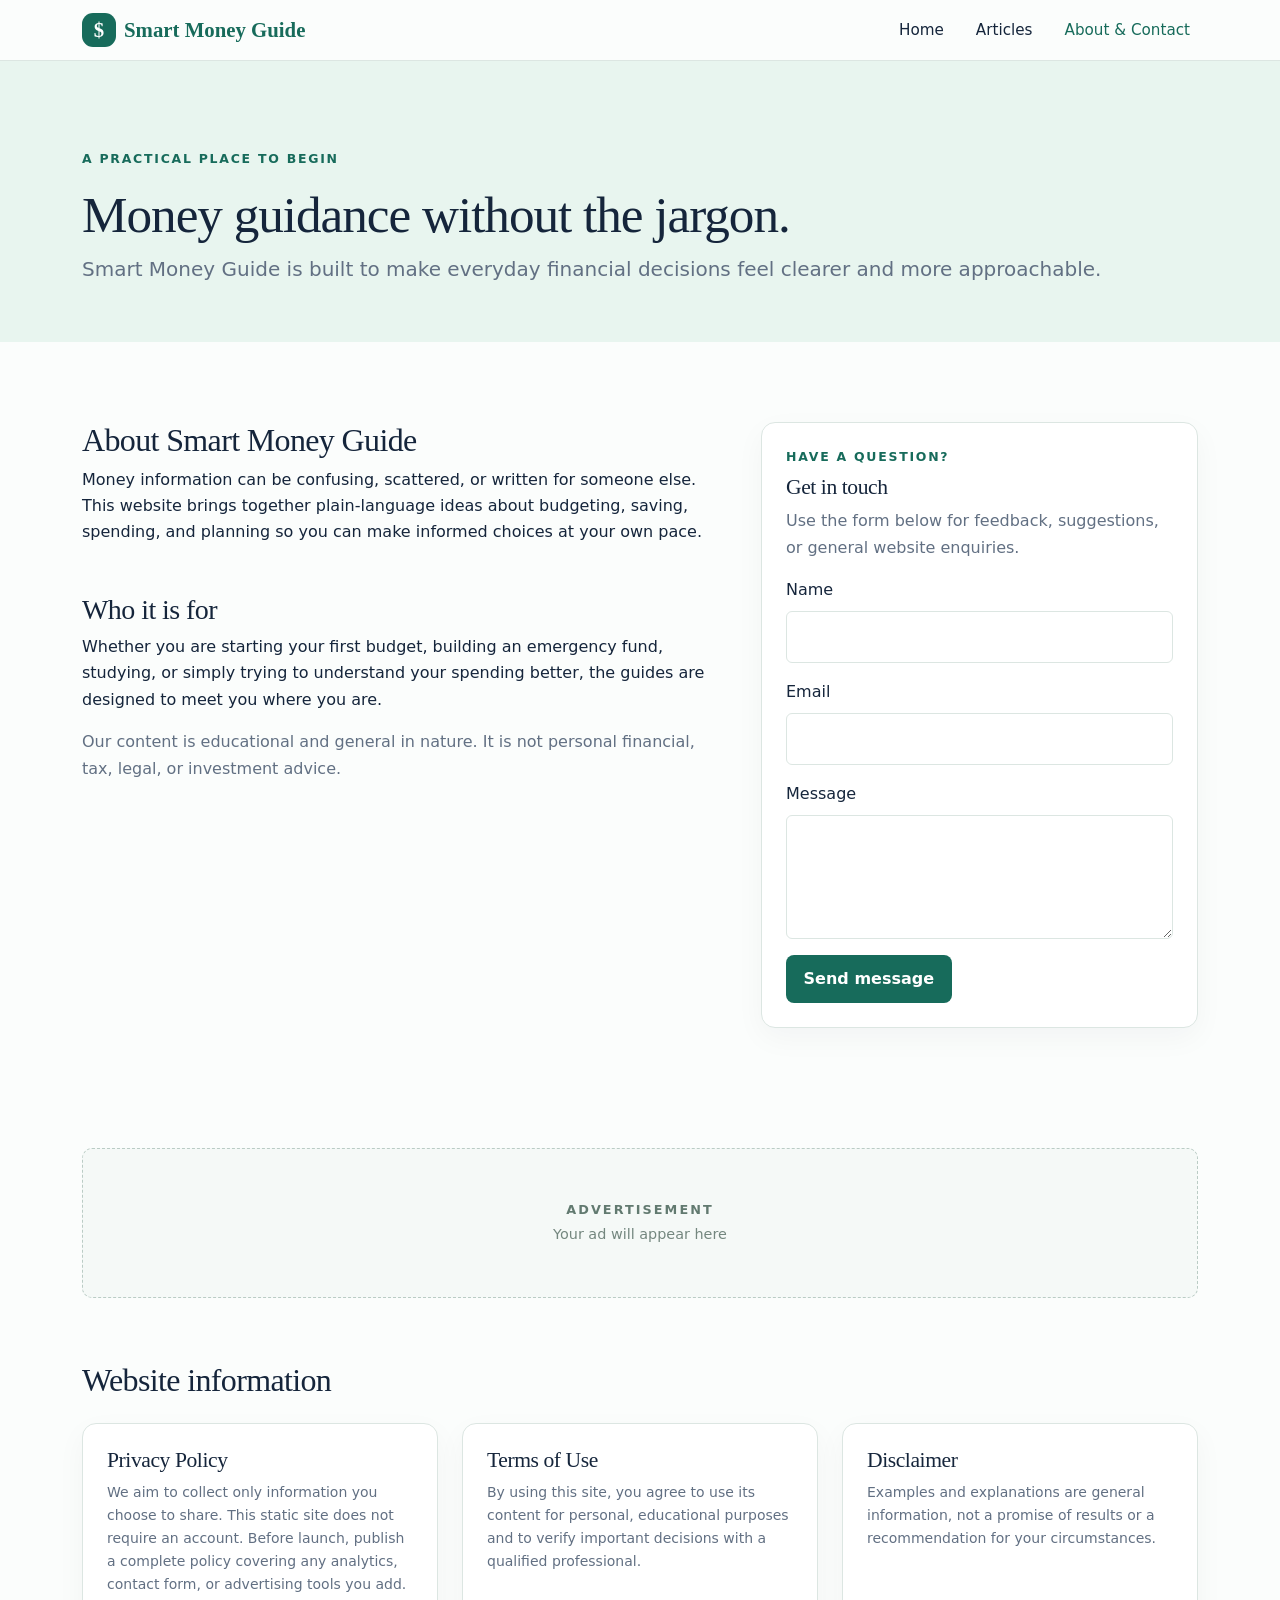
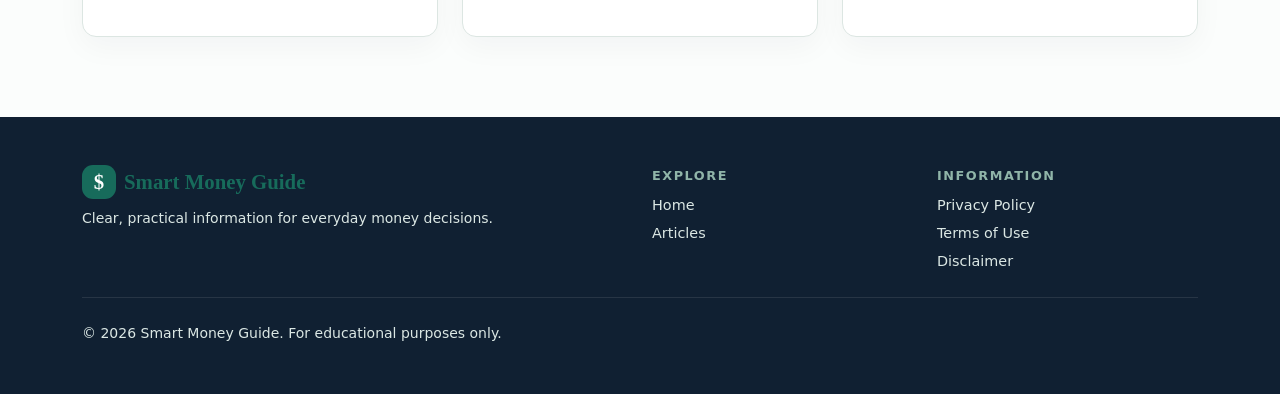
<file: smart-money-guide/about.html>
<!doctype html><html lang="en"><head><meta charset="utf-8"><meta name="viewport" content="width=device-width, initial-scale=1"><title>About & Contact | Smart Money Guide</title><meta name="description" content="Learn about Smart Money Guide, who it is for, and how to get in touch."><meta property="og:title" content="About & Contact | Smart Money Guide"><meta property="og:description" content="The purpose behind Smart Money Guide and a simple way to connect."><meta property="og:type" content="website"><link rel="stylesheet" href="https://cdn.jsdelivr.net/npm/bootstrap@5.3.3/dist/css/bootstrap.min.css"><link rel="stylesheet" href="styles.css"></head><body><nav class="navbar navbar-expand-lg sticky-top"><div class="container"><a class="navbar-brand" href="index.html"><span class="brand-mark">$</span>Smart Money Guide</a><button class="navbar-toggler" type="button" data-bs-toggle="collapse" data-bs-target="#nav"><span class="navbar-toggler-icon"></span></button><div id="nav" class="collapse navbar-collapse"><ul class="navbar-nav ms-auto align-items-lg-center gap-lg-3"><li><a class="nav-link" href="index.html">Home</a></li><li><a class="nav-link" href="blog.html">Articles</a></li><li><a class="nav-link active" href="about.html">About & Contact</a></li></ul></div></div></nav><main><header class="page-hero"><div class="container"><div class="eyebrow mb-3">A practical place to begin</div><h1>Money guidance without the jargon.</h1><p class="lead muted mb-0">Smart Money Guide is built to make everyday financial decisions feel clearer and more approachable.</p></div></header><section class="section"><div class="container"><div class="row g-5"><div class="col-lg-7"><h2>About Smart Money Guide</h2><p>Money information can be confusing, scattered, or written for someone else. This website brings together plain-language ideas about budgeting, saving, spending, and planning so you can make informed choices at your own pace.</p><h3 class="mt-5">Who it is for</h3><p>Whether you are starting your first budget, building an emergency fund, studying, or simply trying to understand your spending better, the guides are designed to meet you where you are.</p><p class="muted">Our content is educational and general in nature. It is not personal financial, tax, legal, or investment advice.</p></div><div class="col-lg-5"><div class="topic-card"><div class="eyebrow mb-2">Have a question?</div><h3>Get in touch</h3><p class="muted">Use the form below for feedback, suggestions, or general website enquiries.</p><form><label class="form-label" for="name">Name</label><input id="name" class="form-control mb-3" required><label class="form-label" for="email">Email</label><input id="email" type="email" class="form-control mb-3" required><label class="form-label" for="message">Message</label><textarea id="message" class="form-control mb-3" rows="4" required></textarea><button class="btn btn-brand" type="submit">Send message</button><p class="form-note small text-success mt-3 mb-0 d-none"></p></form></div></div></div></div></section><div class="container"><div class="ad-slot"><strong>Advertisement</strong><span>Your ad will appear here</span></div></div><section class="section pt-4"><div class="container"><h2 class="mb-4">Website information</h2><div class="row g-4"><div class="col-md-4" id="privacy"><div class="topic-card"><h3>Privacy Policy</h3><p class="muted small">We aim to collect only information you choose to share. This static site does not require an account. Before launch, publish a complete policy covering any analytics, contact form, or advertising tools you add.</p></div></div><div class="col-md-4" id="terms"><div class="topic-card"><h3>Terms of Use</h3><p class="muted small">By using this site, you agree to use its content for personal, educational purposes and to verify important decisions with a qualified professional.</p></div></div><div class="col-md-4" id="disclaimer"><div class="topic-card"><h3>Disclaimer</h3><p class="muted small">Examples and explanations are general information, not a promise of results or a recommendation for your circumstances.</p></div></div></div></div></section></main><footer><div class="container"><div class="row g-4"><div class="col-lg-6"><div class="navbar-brand text-white mb-2 d-block"><span class="brand-mark">$</span>Smart Money Guide</div><p class="small mb-0">Clear, practical information for everyday money decisions.</p></div><div class="col-6 col-lg-3"><div class="footer-heading mb-2">Explore</div><a class="d-block mb-1" href="index.html">Home</a><a class="d-block" href="blog.html">Articles</a></div><div class="col-6 col-lg-3"><div class="footer-heading mb-2">Information</div><a class="d-block mb-1" href="#privacy">Privacy Policy</a><a class="d-block mb-1" href="#terms">Terms of Use</a><a class="d-block" href="#disclaimer">Disclaimer</a></div></div><hr class="border-secondary my-4"><p class="small mb-0">© <span data-year></span> Smart Money Guide. For educational purposes only.</p></div></footer><script src="https://cdn.jsdelivr.net/npm/bootstrap@5.3.3/dist/js/bootstrap.bundle.min.js"></script><script src="script.js"></script></body></html>
</file>
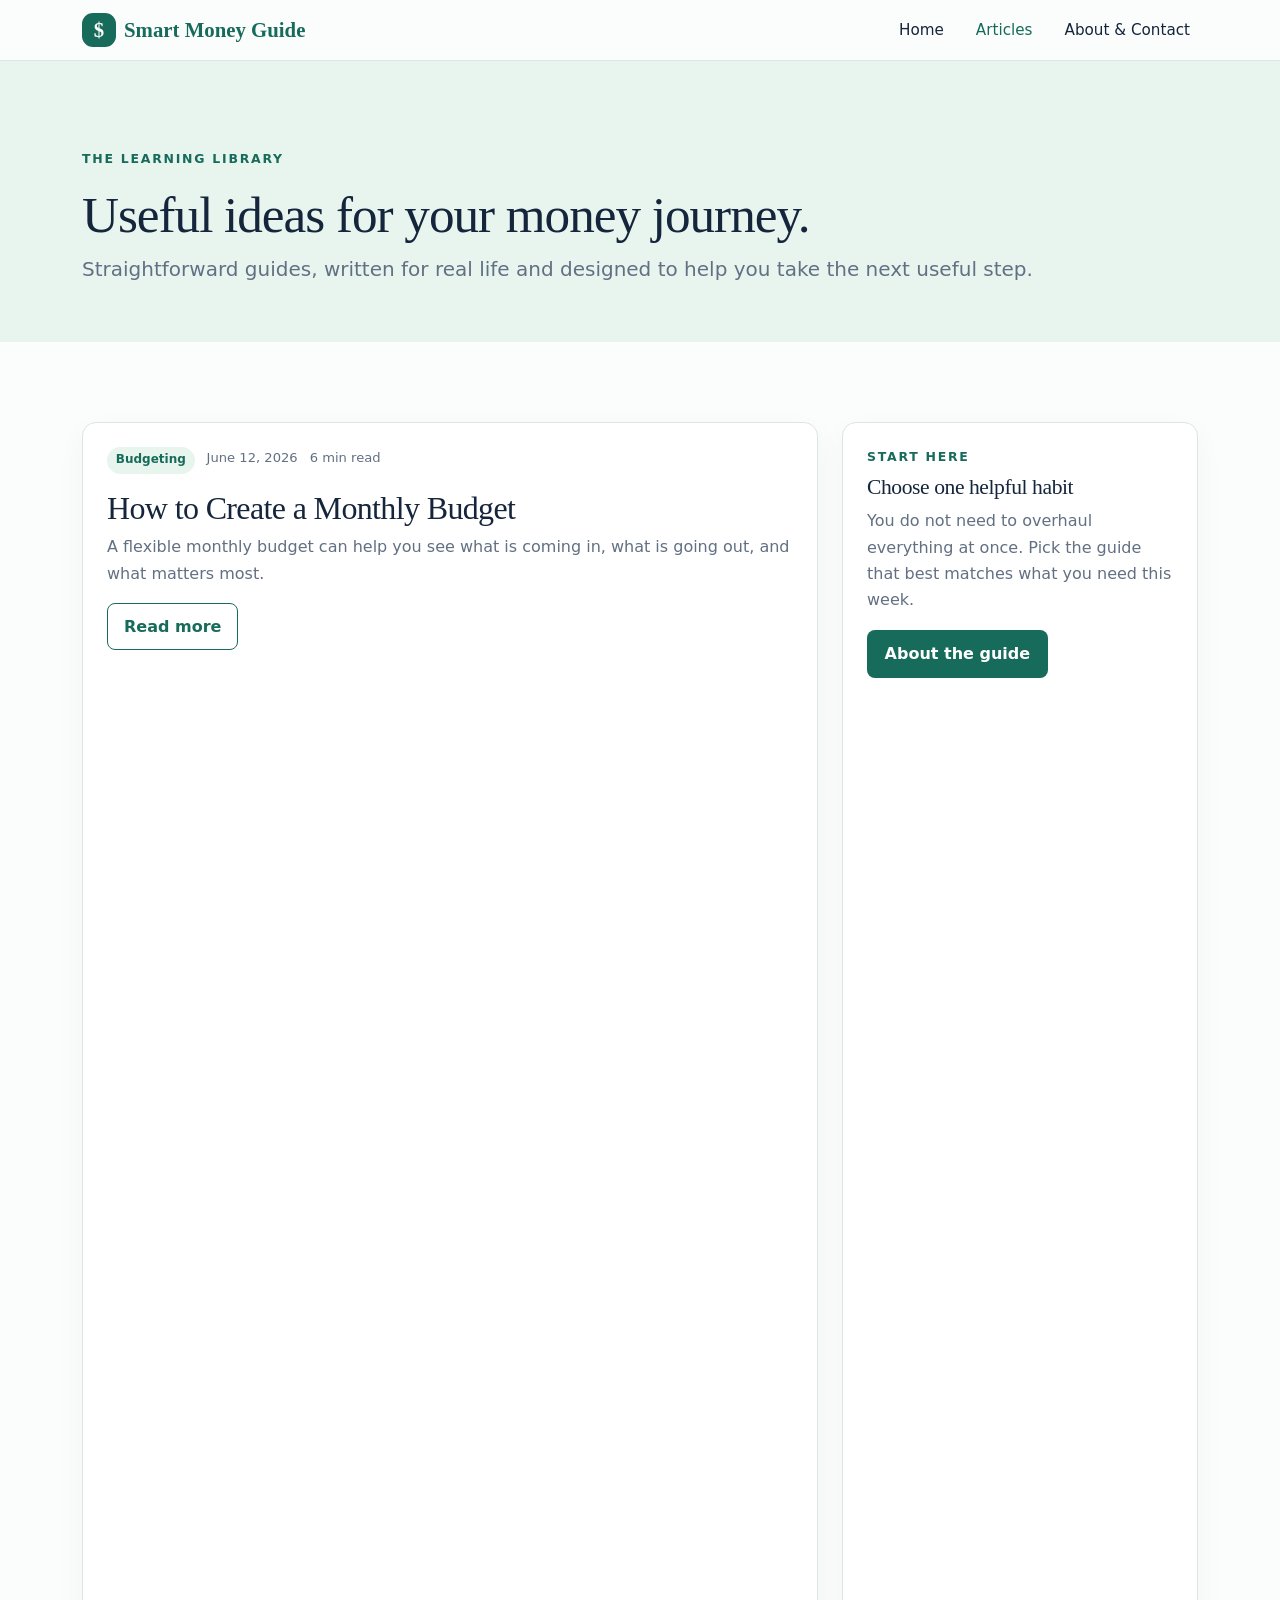
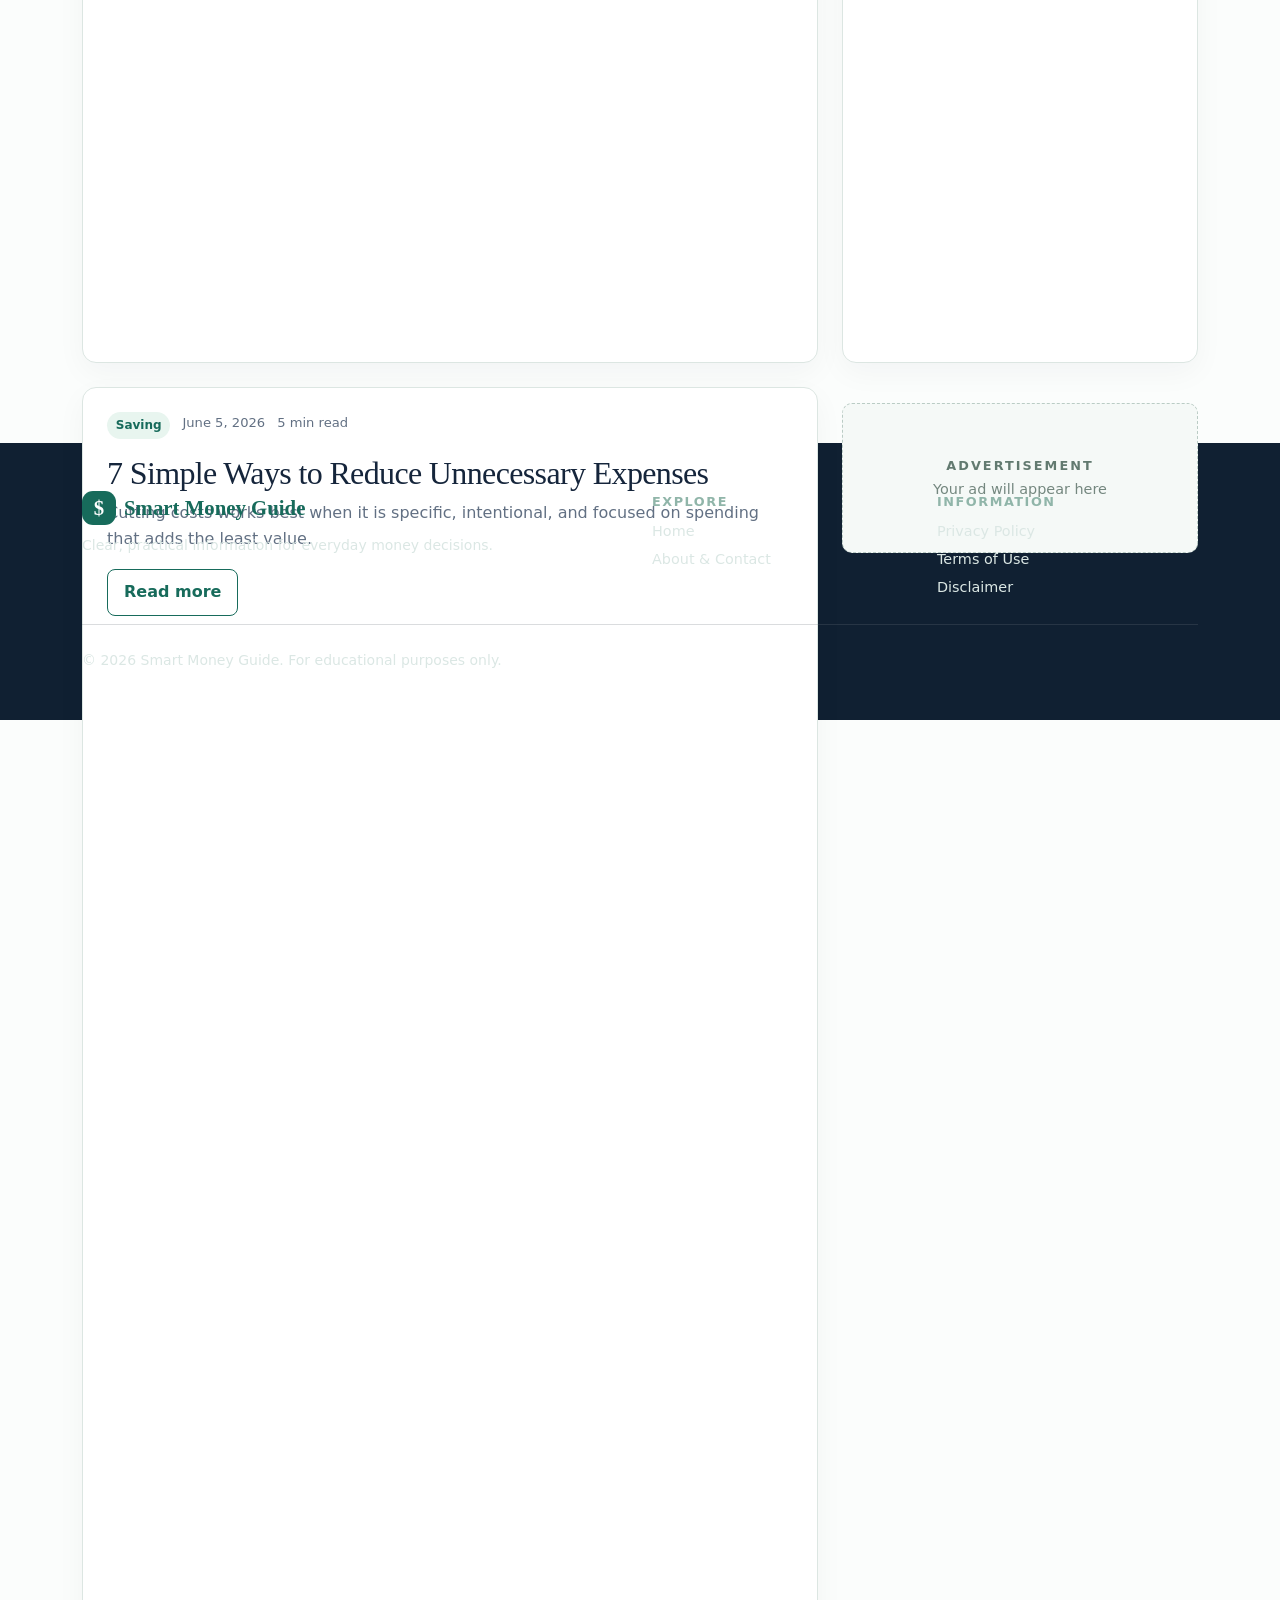
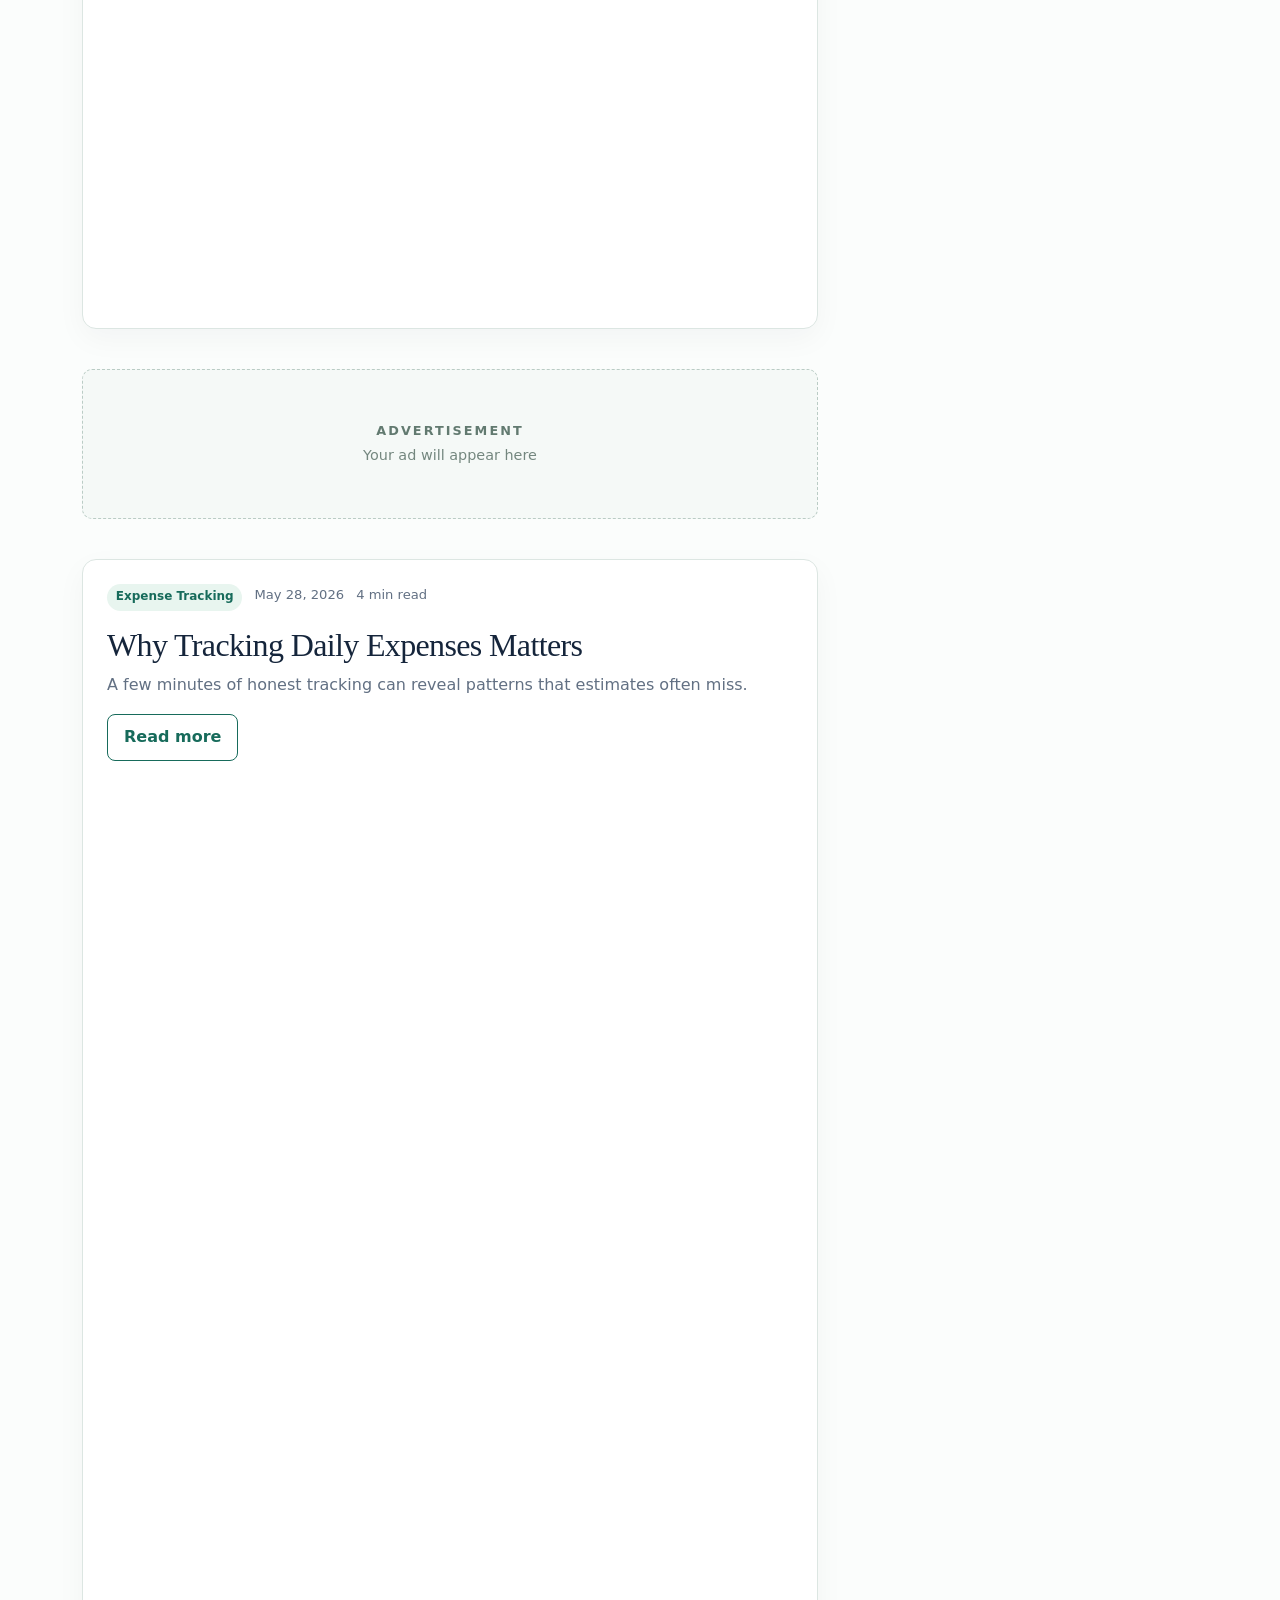
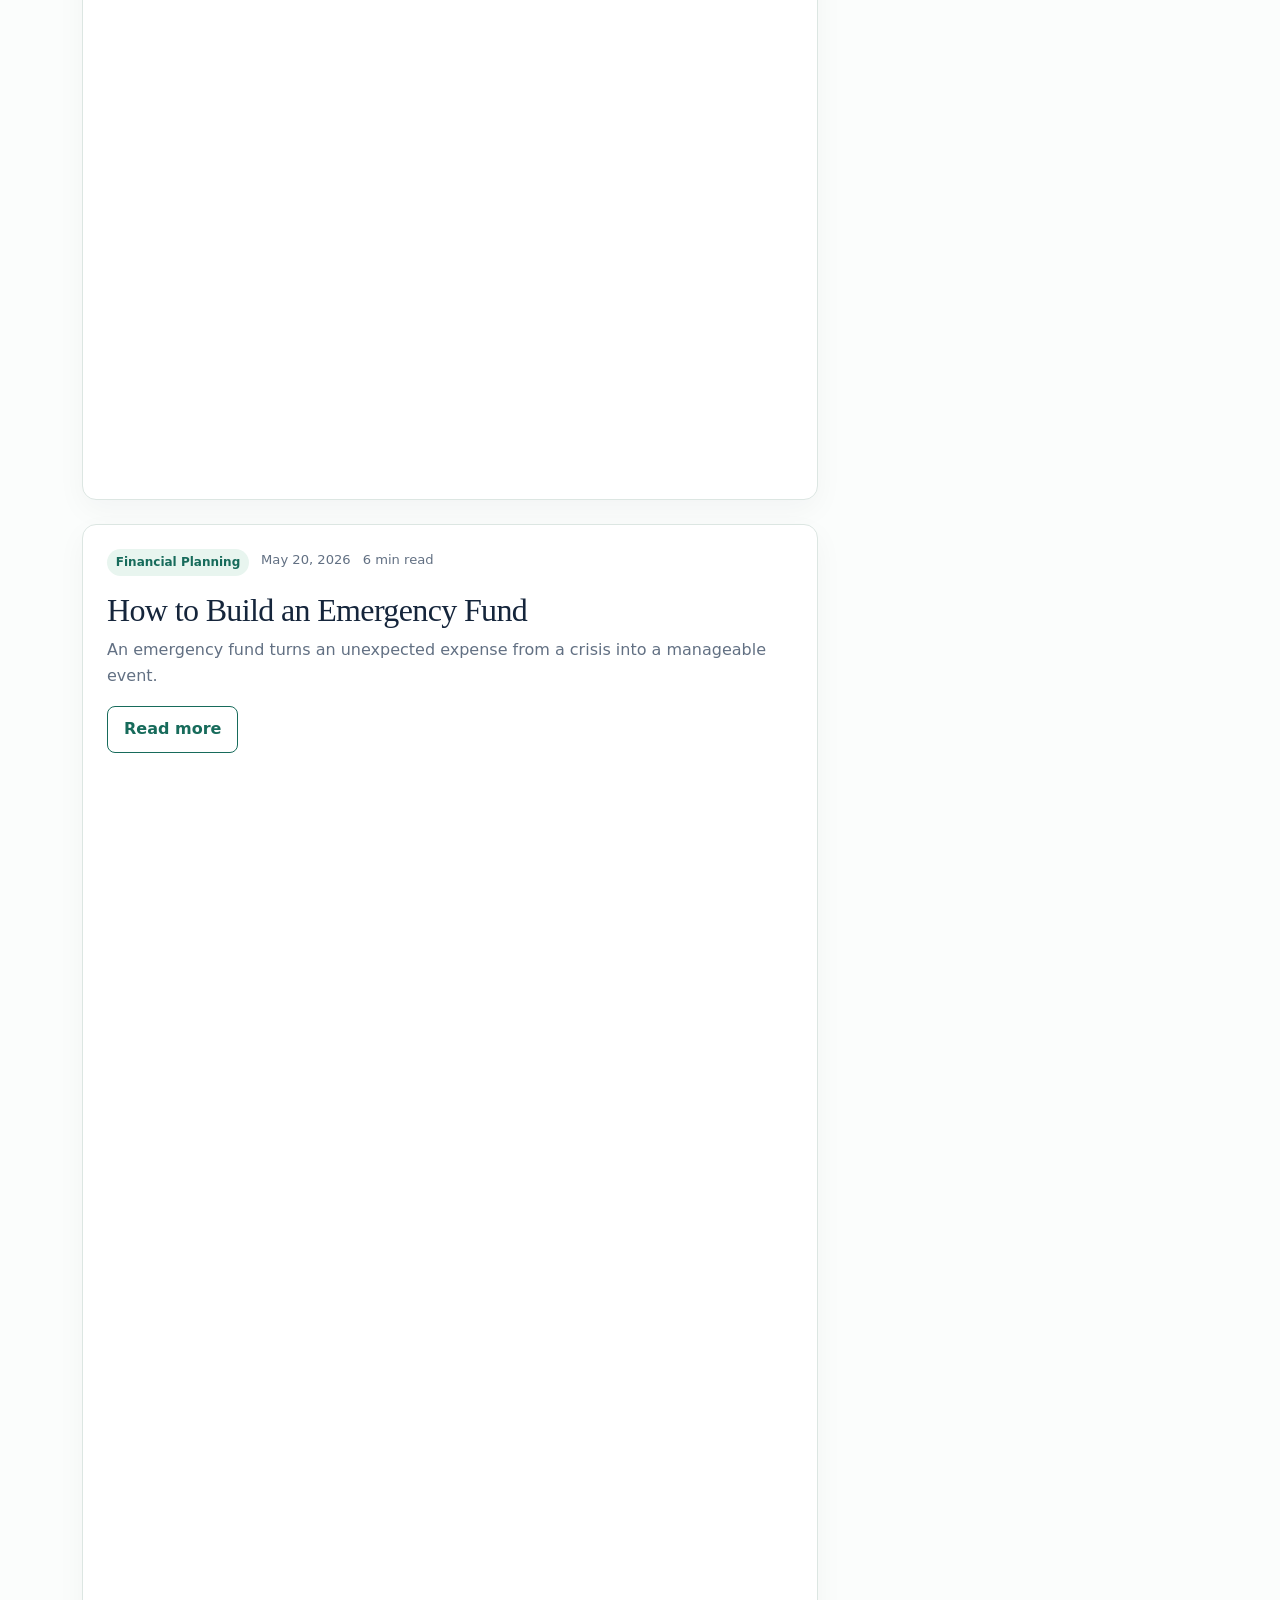
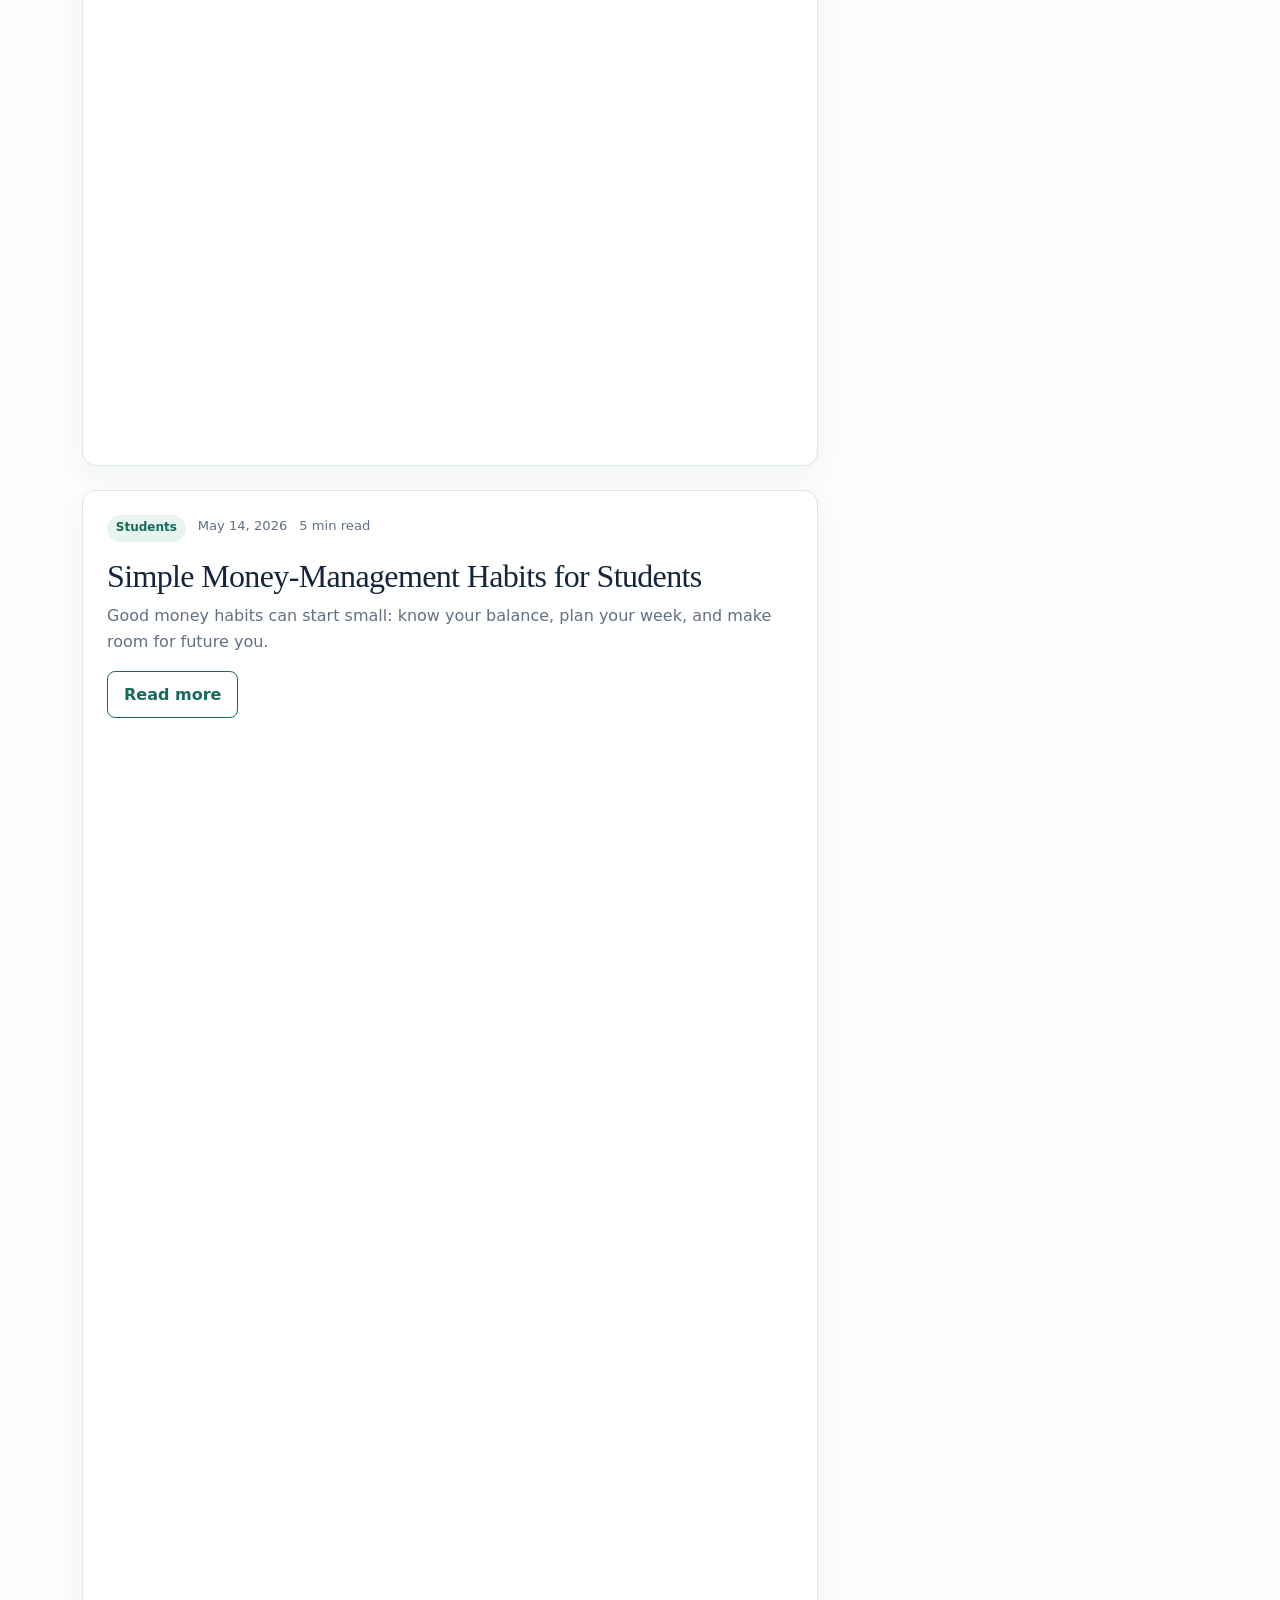
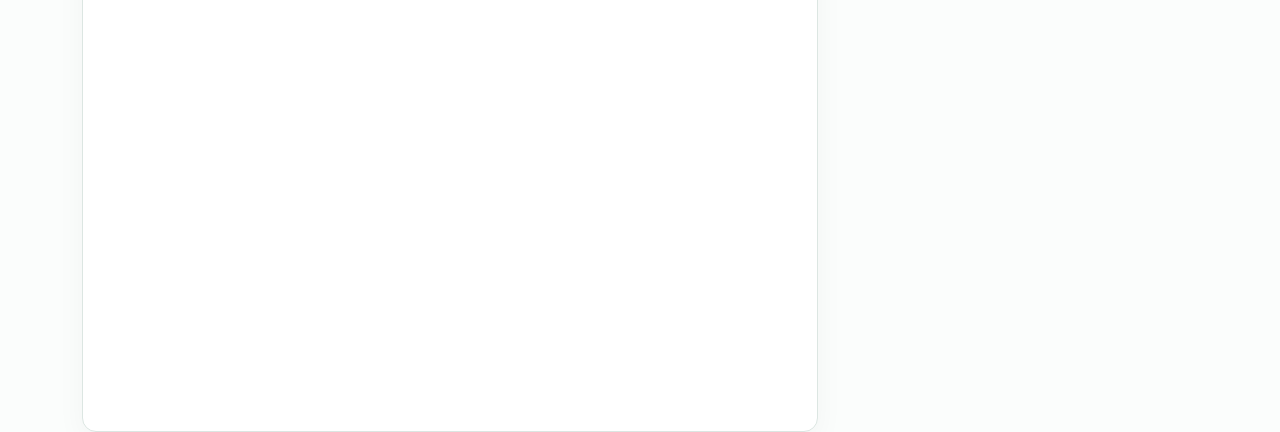
<file: smart-money-guide/blog.html>
<!doctype html><html lang="en"><head><meta charset="utf-8"><meta name="viewport" content="width=device-width, initial-scale=1"><title>Money Guides & Articles | Smart Money Guide</title><meta name="description" content="Original, practical articles about budgeting, saving, expense tracking, emergency funds, and student money habits."><meta property="og:title" content="Money Guides & Articles | Smart Money Guide"><meta property="og:description" content="Useful personal-finance guides for everyday life."><meta property="og:type" content="website"><link rel="stylesheet" href="https://cdn.jsdelivr.net/npm/bootstrap@5.3.3/dist/css/bootstrap.min.css"><link rel="stylesheet" href="styles.css"></head><body><nav class="navbar navbar-expand-lg sticky-top"><div class="container"><a class="navbar-brand" href="index.html"><span class="brand-mark">$</span>Smart Money Guide</a><button class="navbar-toggler" type="button" data-bs-toggle="collapse" data-bs-target="#nav"><span class="navbar-toggler-icon"></span></button><div id="nav" class="collapse navbar-collapse"><ul class="navbar-nav ms-auto align-items-lg-center gap-lg-3"><li><a class="nav-link" href="index.html">Home</a></li><li><a class="nav-link active" href="blog.html">Articles</a></li><li><a class="nav-link" href="about.html">About & Contact</a></li></ul></div></div></nav><main><header class="page-hero"><div class="container"><div class="eyebrow mb-3">The learning library</div><h1>Useful ideas for your money journey.</h1><p class="lead muted mb-0">Straightforward guides, written for real life and designed to help you take the next useful step.</p></div></header><section class="section"><div class="container"><div class="row g-4"><div class="col-lg-8"><article class="article-card mb-4" id="budget"><div class="article-meta mb-3"><span class="tag">Budgeting</span><span>June 12, 2026</span><span>6 min read</span></div><h2>How to Create a Monthly Budget</h2><p class="muted">A flexible monthly budget can help you see what is coming in, what is going out, and what matters most.</p><div class="article-body" hidden><p>Start with your take-home income, then list essential costs such as housing, utilities, food, transport, and minimum debt payments. Next, add goals and flexible spending. Give the remaining amount a job, and review the plan once a week. A budget is a decision-making tool, not a test you pass or fail.</p></div><button class="btn btn-outline-brand read-more">Read more</button></article><article class="article-card mb-4" id="saving"><div class="article-meta mb-3"><span class="tag">Saving</span><span>June 5, 2026</span><span>5 min read</span></div><h2>7 Simple Ways to Reduce Unnecessary Expenses</h2><p class="muted">Cutting costs works best when it is specific, intentional, and focused on spending that adds the least value.</p><div class="article-body" hidden><p>Try a 48-hour pause for non-essential purchases, audit recurring subscriptions, plan a few meals before shopping, compare renewal prices, use a weekly spending limit, repair before replacing, and redirect one small saving toward a goal.</p></div><button class="btn btn-outline-brand read-more">Read more</button></article><div class="ad-slot"><strong>Advertisement</strong><span>Your ad will appear here</span></div><article class="article-card mb-4" id="tracking"><div class="article-meta mb-3"><span class="tag">Expense Tracking</span><span>May 28, 2026</span><span>4 min read</span></div><h2>Why Tracking Daily Expenses Matters</h2><p class="muted">A few minutes of honest tracking can reveal patterns that estimates often miss.</p><div class="article-body" hidden><p>Record purchases as they happen, group them into a few useful categories, and look for trends at the end of each week. The point is not to judge yourself; it is to notice leaks, seasonal costs, and choices that deserve more room in your plan.</p></div><button class="btn btn-outline-brand read-more">Read more</button></article><article class="article-card mb-4" id="planning"><div class="article-meta mb-3"><span class="tag">Financial Planning</span><span>May 20, 2026</span><span>6 min read</span></div><h2>How to Build an Emergency Fund</h2><p class="muted">An emergency fund turns an unexpected expense from a crisis into a manageable event.</p><div class="article-body" hidden><p>Begin with a starter target that feels achievable, keep the money accessible and separate from daily spending, and automate a repeatable amount after payday. As your income or responsibilities change, revisit the target and rebuild after using it.</p></div><button class="btn btn-outline-brand read-more">Read more</button></article><article class="article-card" id="students"><div class="article-meta mb-3"><span class="tag">Students</span><span>May 14, 2026</span><span>5 min read</span></div><h2>Simple Money-Management Habits for Students</h2><p class="muted">Good money habits can start small: know your balance, plan your week, and make room for future you.</p><div class="article-body" hidden><p>Use one simple spending system, check your account regularly, set a modest savings goal, be cautious with buy-now-pay-later offers, and learn the basics of interest and fees. Consistency matters more than having a large income.</p></div><button class="btn btn-outline-brand read-more">Read more</button></article></div><aside class="col-lg-4"><div class="topic-card"><div class="eyebrow mb-2">Start here</div><h3>Choose one helpful habit</h3><p class="muted">You do not need to overhaul everything at once. Pick the guide that best matches what you need this week.</p><a href="about.html" class="btn btn-brand">About the guide</a></div><div class="ad-slot"><strong>Advertisement</strong><span>Your ad will appear here</span></div></aside></div></div></section></main><footer><div class="container"><div class="row g-4"><div class="col-lg-6"><div class="navbar-brand text-white mb-2 d-block"><span class="brand-mark">$</span>Smart Money Guide</div><p class="small mb-0">Clear, practical information for everyday money decisions.</p></div><div class="col-6 col-lg-3"><div class="footer-heading mb-2">Explore</div><a class="d-block mb-1" href="index.html">Home</a><a class="d-block" href="about.html">About & Contact</a></div><div class="col-6 col-lg-3"><div class="footer-heading mb-2">Information</div><a class="d-block mb-1" href="about.html#privacy">Privacy Policy</a><a class="d-block mb-1" href="about.html#terms">Terms of Use</a><a class="d-block" href="about.html#disclaimer">Disclaimer</a></div></div><hr class="border-secondary my-4"><p class="small mb-0">© <span data-year></span> Smart Money Guide. For educational purposes only.</p></div></footer><script src="https://cdn.jsdelivr.net/npm/bootstrap@5.3.3/dist/js/bootstrap.bundle.min.js"></script><script src="script.js"></script></body></html>
</file>
<file: styles.css>
:root{
    --ink:#15253b;
    --muted:#627083;
    --brand:#176b5b;
    --brand-dark:#0d4f43;
    --mint:#e8f5ef;
    --gold:#f4bd57;
    --line:#dce6e2;
    --paper:#fbfdfc;
}

*{
    box-sizing:border-box;
}

html{
    scroll-behavior:smooth;
}

body{
    margin:0;
    color:var(--ink);
    background:var(--paper);
    font-family:Inter,ui-sans-serif,system-ui,-apple-system,BlinkMacSystemFont,"Segoe UI",sans-serif;
    line-height:1.65;
    overflow-x:hidden;
}

h1,h2,h3,h4{
    font-family:Georgia,serif;
    line-height:1.15;
    letter-spacing:-.02em;
}

a{
    color:inherit;
    text-decoration:none;
}


/* NAVBAR */

.navbar{
    background:rgba(251,253,252,.95);
    border-bottom:1px solid var(--line);
    backdrop-filter:blur(12px);
}

.navbar-brand{
    font-family:Georgia,serif;
    font-size:1.3rem;
    font-weight:700;
    color:var(--brand)!important;
}

.brand-mark{
    display:inline-grid;
    place-items:center;
    width:34px;
    height:34px;
    margin-right:.5rem;
    border-radius:11px;
    background:var(--brand);
    color:#fff;
    font-weight:800;
}

.nav-link{
    font-size:.95rem;
    color:var(--ink)!important;
}

.nav-link:hover,
.nav-link.active{
    color:var(--brand)!important;
}


/* BUTTONS */

.btn-brand{
    background:var(--brand);
    color:#fff;
    border:0;
    border-radius:8px;
    padding:.75rem 1.1rem;
    font-weight:700;
}

.btn-brand:hover{
    background:var(--brand-dark);
    color:#fff;
}

.btn-outline-brand{
    border:1px solid var(--brand);
    color:var(--brand);
    border-radius:8px;
    padding:.65rem 1rem;
    font-weight:700;
}

.btn-outline-brand:hover{
    background:var(--brand);
    color:#fff;
}


/* HOME HERO */

.hero{
    padding:7rem 0 5rem;
    background:linear-gradient(
        135deg,
        #e9f5ef 0%,
        #f8fbf9 58%,
        #fff4d9 100%
    );
    position:relative;
    overflow:hidden;
}

.hero:after{
    content:"";
    position:absolute;
    width:420px;
    height:420px;
    right:-130px;
    top:-140px;
    border-radius:50%;
    border:70px solid rgba(23,107,91,.07);
}

.eyebrow{
    color:var(--brand);
    font-size:.78rem;
    font-weight:800;
    letter-spacing:.14em;
    text-transform:uppercase;
}

.hero h1{
    font-size:clamp(2.5rem,5vw,4.7rem);
    max-width:720px;
}

.hero p{
    color:var(--muted);
    font-size:1.1rem;
    max-width:610px;
}


/* SECTIONS */

.section{
    padding:5rem 0;
    position:relative;
    clear:both;
}

.section-heading{
    max-width:650px;
}

.section-heading h2{
    font-size:clamp(2rem,3vw,3rem);
}

.muted{
    color:var(--muted);
}


/* CARDS */

.topic-card,
.article-card{
    height:auto;
    background:#fff;
    border:1px solid var(--line);
    border-radius:14px;
    padding:1.5rem;
    box-shadow:0 10px 30px rgba(21,37,59,.04);
    transition:transform .2s ease,box-shadow .2s ease;
}

.topic-card:hover,
.article-card:hover{
    transform:translateY(-4px);
    box-shadow:0 16px 36px rgba(21,37,59,.09);
}

.icon{
    display:grid;
    place-items:center;
    width:45px;
    height:45px;
    border-radius:12px;
    background:var(--mint);
    color:var(--brand);
    font-weight:800;
    margin-bottom:1.2rem;
}

.topic-card h3{
    font-size:1.35rem;
}


/* ================================
   DEMO ADVERTISEMENT PLACEHOLDER
   ================================ */

.ad-slot{
    width:100%;
    min-height:170px;

    margin:2.5rem auto;
    padding:2rem 1.5rem;

    border:2px dashed #9ebdb3;
    border-radius:12px;

    background:#f1f8f5;

    display:flex;
    flex-direction:column;
    align-items:center;
    justify-content:center;

    text-align:center;

    color:#627a70;

    position:relative;
    z-index:5;

    clear:both;

    visibility:visible;
    opacity:1;

    overflow:visible;
}

.ad-slot strong{
    display:block;
    font-size:.85rem;
    text-transform:uppercase;
    letter-spacing:.16em;
    color:var(--brand);
    font-weight:800;
}

.ad-slot span{
    display:block;
    font-size:.9rem;
    margin-top:.5rem;
    color:#627a70;
}


/* FEATURED GUIDE */

.featured{
    background:var(--ink);
    color:#fff;
    border-radius:18px;
    padding:2.5rem;
    position:relative;
}

.featured .muted{
    color:#c5d0d8;
}


/* ARTICLES */

.article-meta{
    font-size:.82rem;
    color:var(--muted);
    display:flex;
    gap:.75rem;
    flex-wrap:wrap;
}

.tag{
    display:inline-block;
    padding:.22rem .55rem;
    background:var(--mint);
    color:var(--brand);
    border-radius:50px;
    font-size:.75rem;
    font-weight:800;
}

.article-body{
    color:#4f6072;
}


/* FORMS */

.form-control{
    border-color:var(--line);
    padding:.8rem;
}

.form-control:focus{
    border-color:var(--brand);
    box-shadow:0 0 0 .2rem rgba(23,107,91,.12);
}


/* PAGE HERO */

.page-hero{
    padding:5.5rem 0 3.5rem;
    background:var(--mint);
}

.page-hero h1{
    font-size:clamp(2.5rem,4vw,4rem);
}


/* FOOTER */

footer{
    position:relative;
    clear:both;
    z-index:1;

    background:#102032;
    color:#dbe7e4;

    padding:3rem 0;

    margin-top:3rem;
}

footer a{
    color:#dbe7e4;
    font-size:.9rem;
}

footer a:hover{
    color:#fff;
    text-decoration:underline;
}

.footer-heading{
    font-family:inherit;
    font-size:.8rem;
    text-transform:uppercase;
    letter-spacing:.12em;
    color:#90b5a9;
    font-weight:800;
}


/* ANIMATION */

.reveal{
    animation:rise .65s ease both;
}

@keyframes rise{
    from{
        opacity:0;
        transform:translateY(12px);
    }

    to{
        opacity:1;
        transform:none;
    }
}


/* MOBILE */

@media(max-width:767px){

    .hero{
        padding:5rem 0 3.5rem;
    }

    .section{
        padding:3.5rem 0;
    }

    .featured{
        padding:1.5rem;
    }

    .ad-slot{
        min-height:140px;
        margin:2rem auto;
        padding:1.5rem 1rem;
    }

}
</file>
<file: smart-money-guide/styles.css>
:root{--ink:#15253b;--muted:#627083;--brand:#176b5b;--brand-dark:#0d4f43;--mint:#e8f5ef;--gold:#f4bd57;--line:#dce6e2;--paper:#fbfdfc}*{box-sizing:border-box}html{scroll-behavior:smooth}body{margin:0;color:var(--ink);background:var(--paper);font-family:Inter,ui-sans-serif,system-ui,-apple-system,BlinkMacSystemFont,"Segoe UI",sans-serif;line-height:1.65}h1,h2,h3,h4{font-family:Georgia,serif;line-height:1.15;letter-spacing:-.02em}a{color:inherit;text-decoration:none}.navbar{background:rgba(251,253,252,.95);border-bottom:1px solid var(--line);backdrop-filter:blur(12px)}.navbar-brand{font-family:Georgia,serif;font-size:1.3rem;font-weight:700;color:var(--brand)!important}.brand-mark{display:inline-grid;place-items:center;width:34px;height:34px;margin-right:.5rem;border-radius:11px;background:var(--brand);color:#fff;font-weight:800}.nav-link{font-size:.95rem;color:var(--ink)!important}.nav-link:hover,.nav-link.active{color:var(--brand)!important}.btn-brand{background:var(--brand);color:#fff;border:0;border-radius:8px;padding:.75rem 1.1rem;font-weight:700}.btn-brand:hover{background:var(--brand-dark);color:#fff}.btn-outline-brand{border:1px solid var(--brand);color:var(--brand);border-radius:8px;padding:.65rem 1rem;font-weight:700}.btn-outline-brand:hover{background:var(--brand);color:#fff}.hero{padding:7rem 0 5rem;background:linear-gradient(135deg,#e9f5ef 0%,#f8fbf9 58%,#fff4d9 100%);position:relative;overflow:hidden}.hero:after{content:"";position:absolute;width:420px;height:420px;right:-130px;top:-140px;border-radius:50%;border:70px solid rgba(23,107,91,.07)}.eyebrow{color:var(--brand);font-size:.78rem;font-weight:800;letter-spacing:.14em;text-transform:uppercase}.hero h1{font-size:clamp(2.5rem,5vw,4.7rem);max-width:720px}.hero p{color:var(--muted);font-size:1.1rem;max-width:610px}.section{padding:5rem 0}.section-heading{max-width:650px}.section-heading h2{font-size:clamp(2rem,3vw,3rem)}.muted{color:var(--muted)}.topic-card,.article-card{height:100%;background:#fff;border:1px solid var(--line);border-radius:14px;padding:1.5rem;box-shadow:0 10px 30px rgba(21,37,59,.04);transition:transform .2s ease,box-shadow .2s ease}.topic-card:hover,.article-card:hover{transform:translateY(-4px);box-shadow:0 16px 36px rgba(21,37,59,.09)}.icon{display:grid;place-items:center;width:45px;height:45px;border-radius:12px;background:var(--mint);color:var(--brand);font-weight:800;margin-bottom:1.2rem}.topic-card h3{font-size:1.35rem}.ad-slot{min-height:150px;margin:2.5rem auto;padding:1.5rem;border:1px dashed #baccc5;border-radius:10px;background:#f5f9f7;display:flex;flex-direction:column;align-items:center;justify-content:center;text-align:center;color:#74877f;font-size:.8rem}.ad-slot strong{font-size:.8rem;text-transform:uppercase;letter-spacing:.16em;color:#627a70}.ad-slot span{font-size:.9rem;margin-top:.15rem}.featured{background:var(--ink);color:#fff;border-radius:18px;padding:2.5rem}.featured .muted{color:#c5d0d8}.article-meta{font-size:.82rem;color:var(--muted);display:flex;gap:.75rem;flex-wrap:wrap}.tag{display:inline-block;padding:.22rem .55rem;background:var(--mint);color:var(--brand);border-radius:50px;font-size:.75rem;font-weight:800}.article-body{color:#4f6072}.form-control{border-color:var(--line);padding:.8rem}.form-control:focus{border-color:var(--brand);box-shadow:0 0 0 .2rem rgba(23,107,91,.12)}footer{background:#102032;color:#dbe7e4;padding:3rem 0}footer a{color:#dbe7e4;font-size:.9rem}footer a:hover{color:#fff;text-decoration:underline}.footer-heading{font-family:inherit;font-size:.8rem;text-transform:uppercase;letter-spacing:.12em;color:#90b5a9;font-weight:800}.page-hero{padding:5.5rem 0 3.5rem;background:var(--mint)}.page-hero h1{font-size:clamp(2.5rem,4vw,4rem)}.reveal{animation:rise .65s ease both}@keyframes rise{from{opacity:0;transform:translateY(12px)}to{opacity:1;transform:none}}@media(max-width:767px){.hero{padding:5rem 0 3.5rem}.section{padding:3.5rem 0}.featured{padding:1.5rem}.ad-slot{min-height:120px;margin:2rem auto}}
</file>
